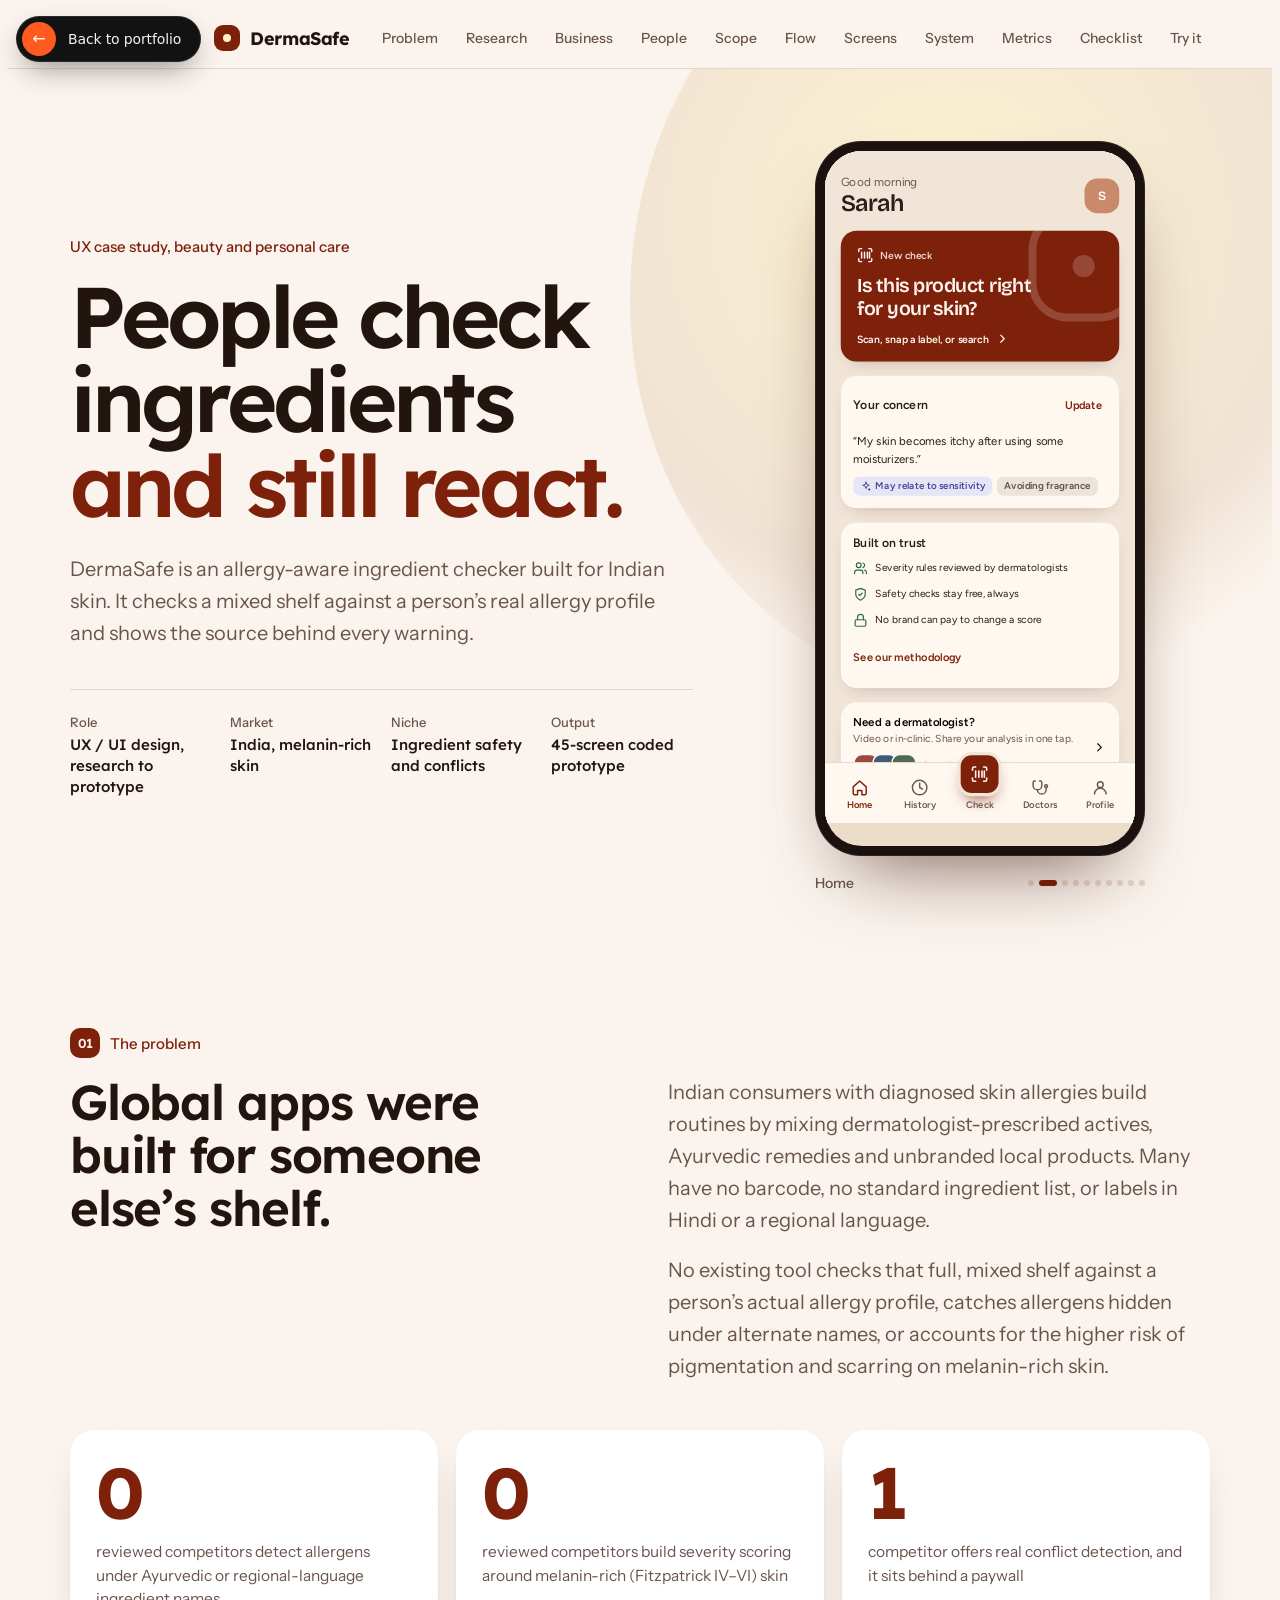
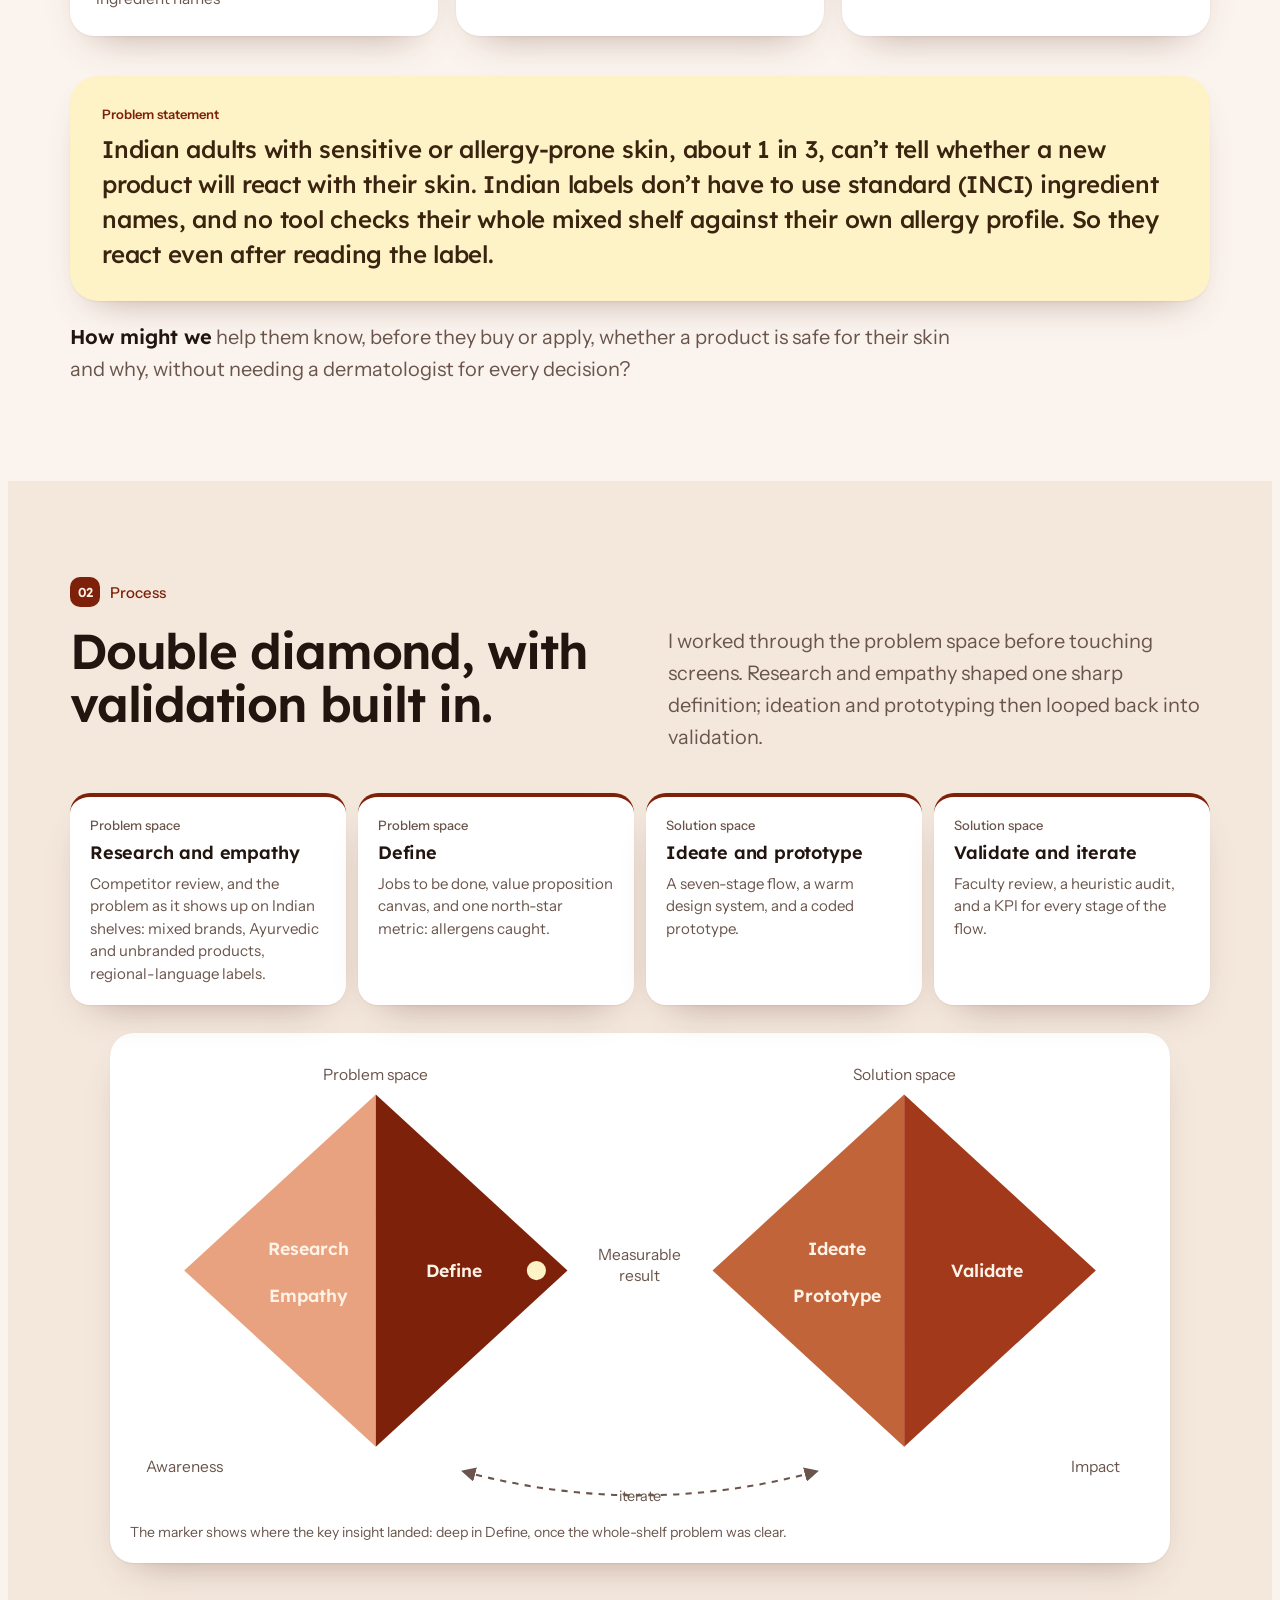
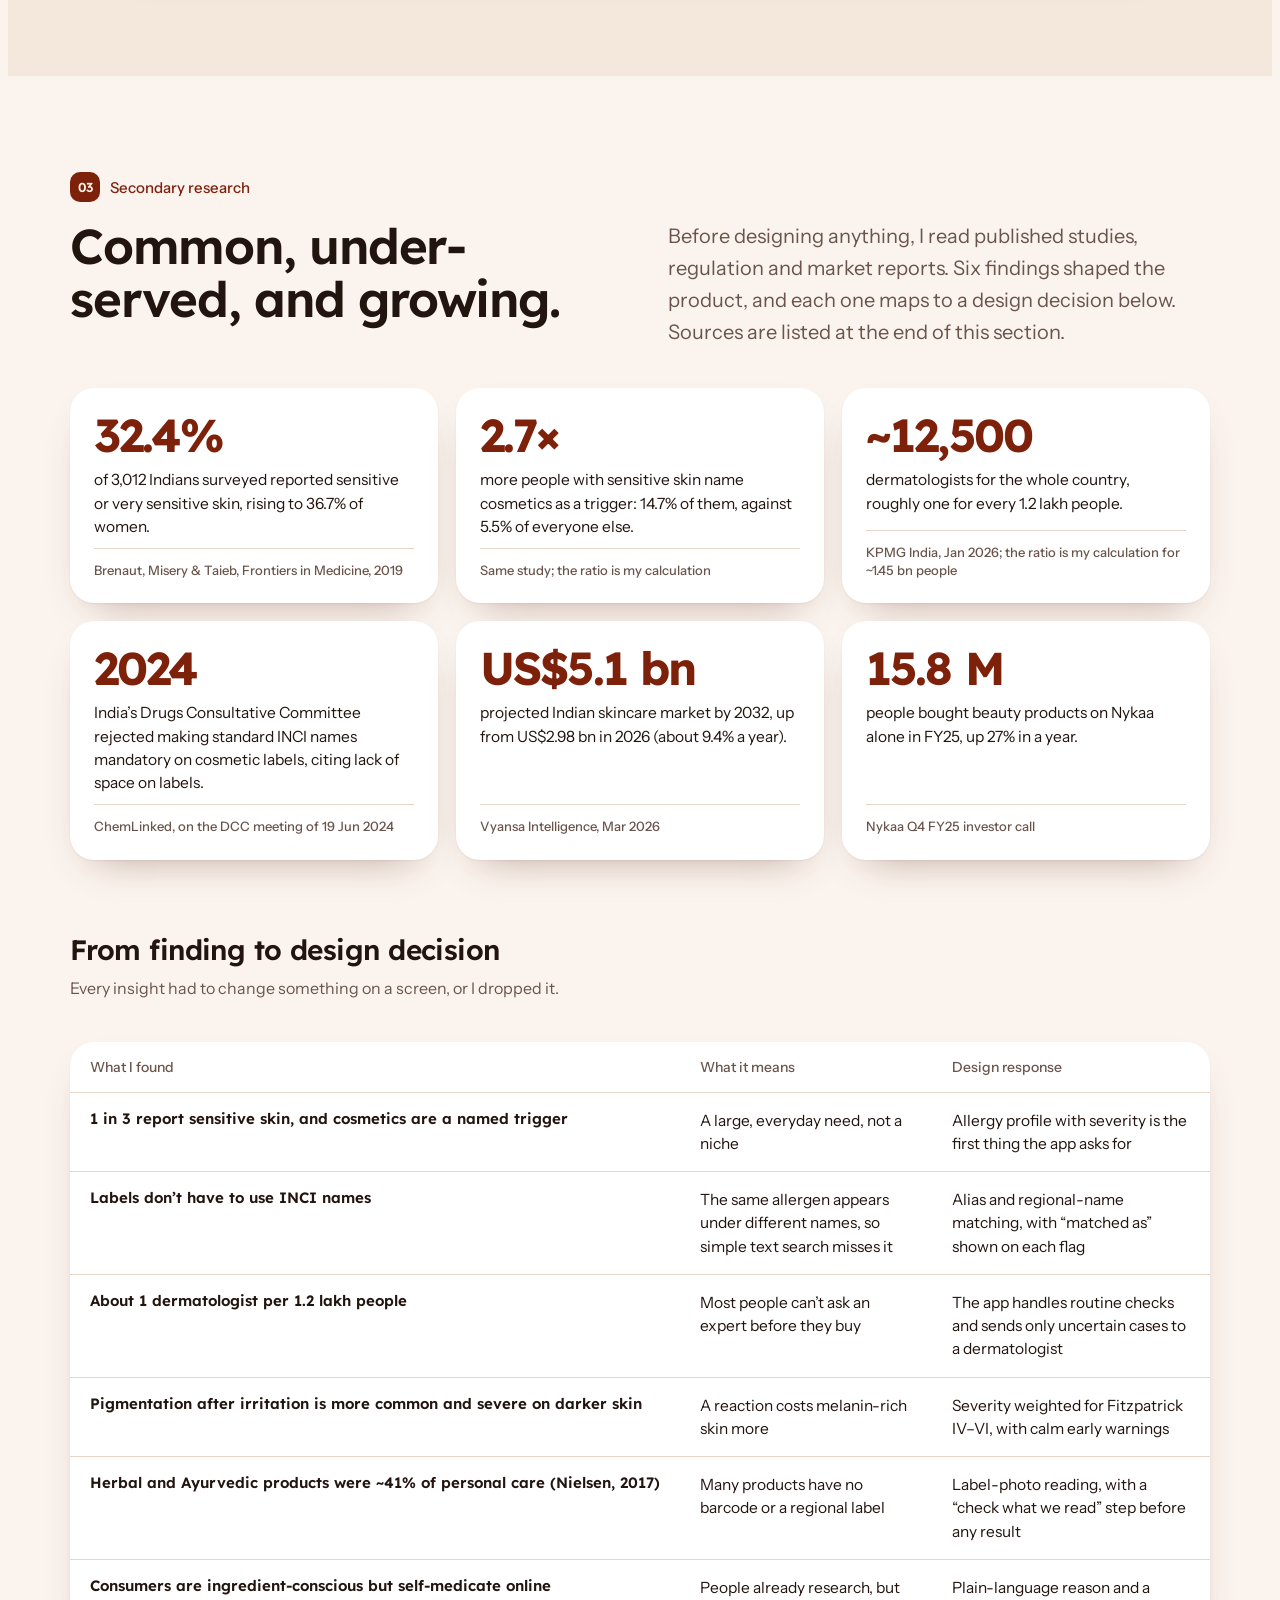
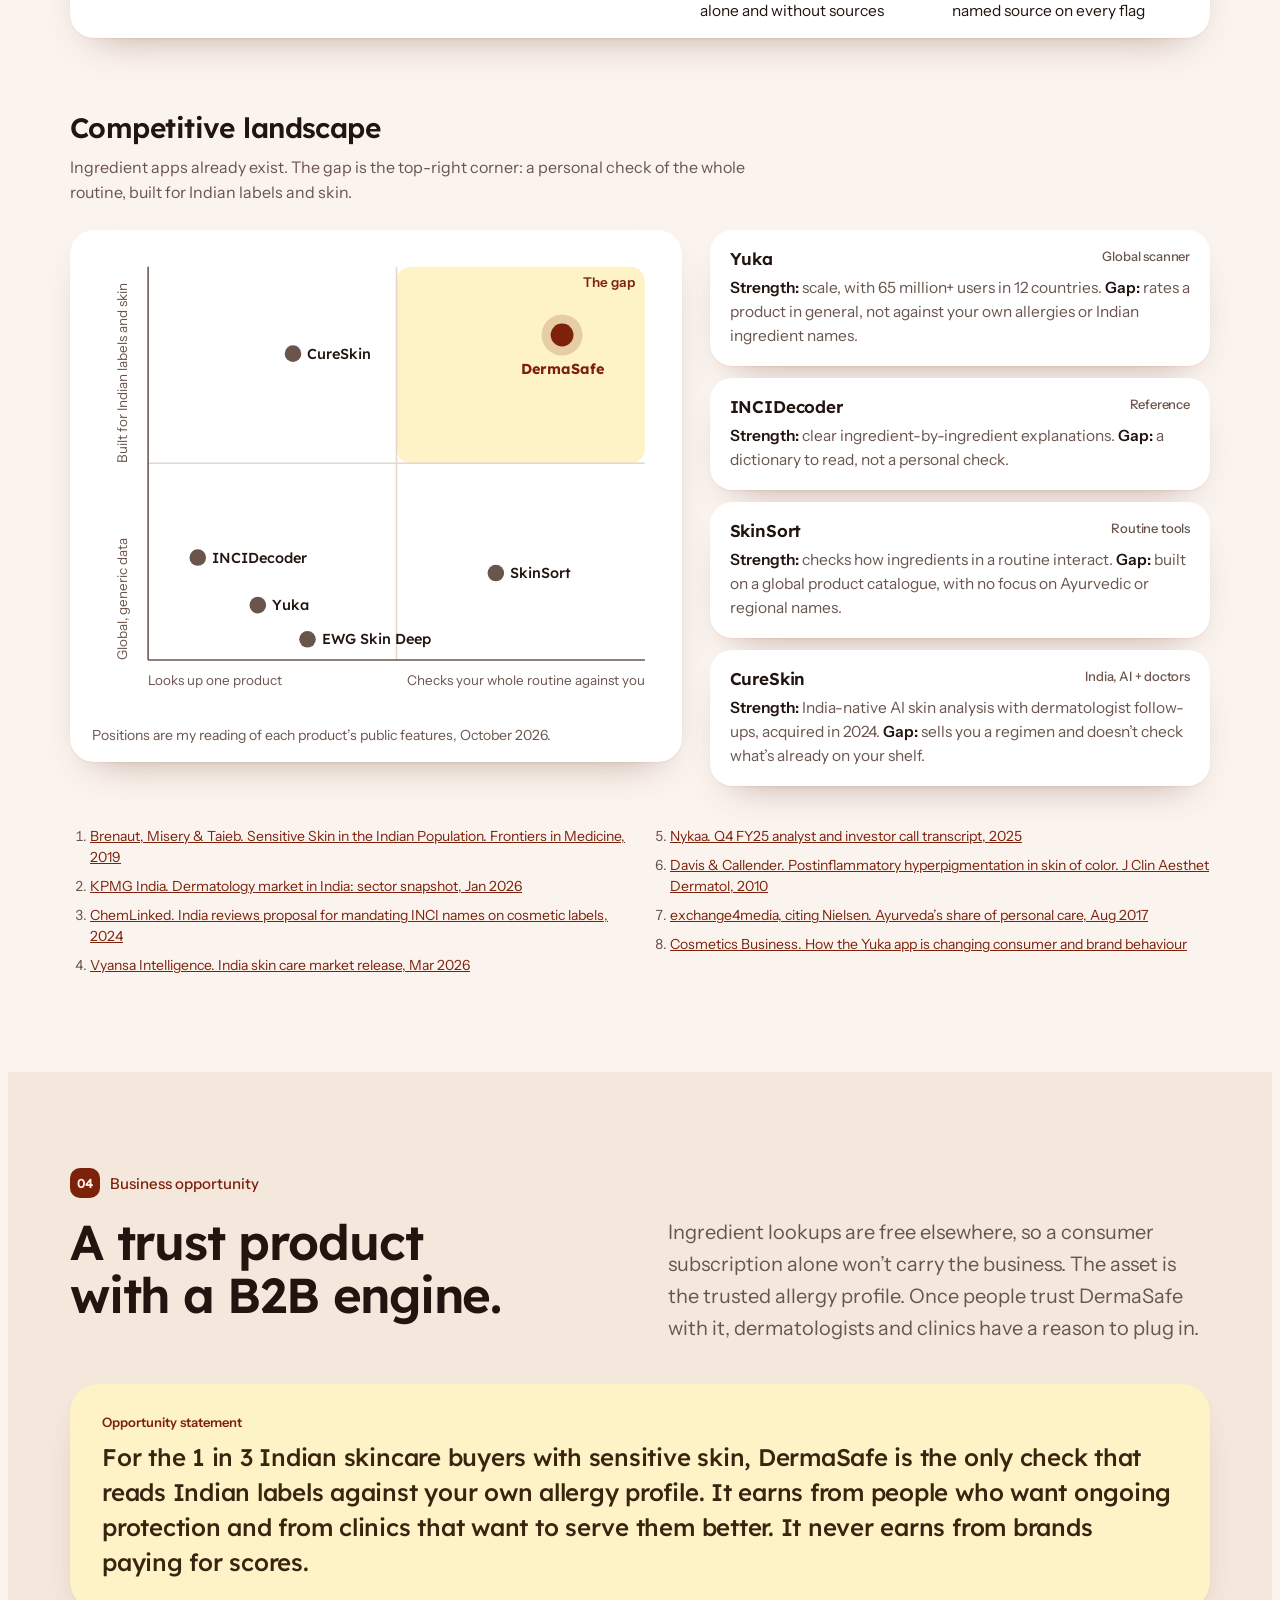
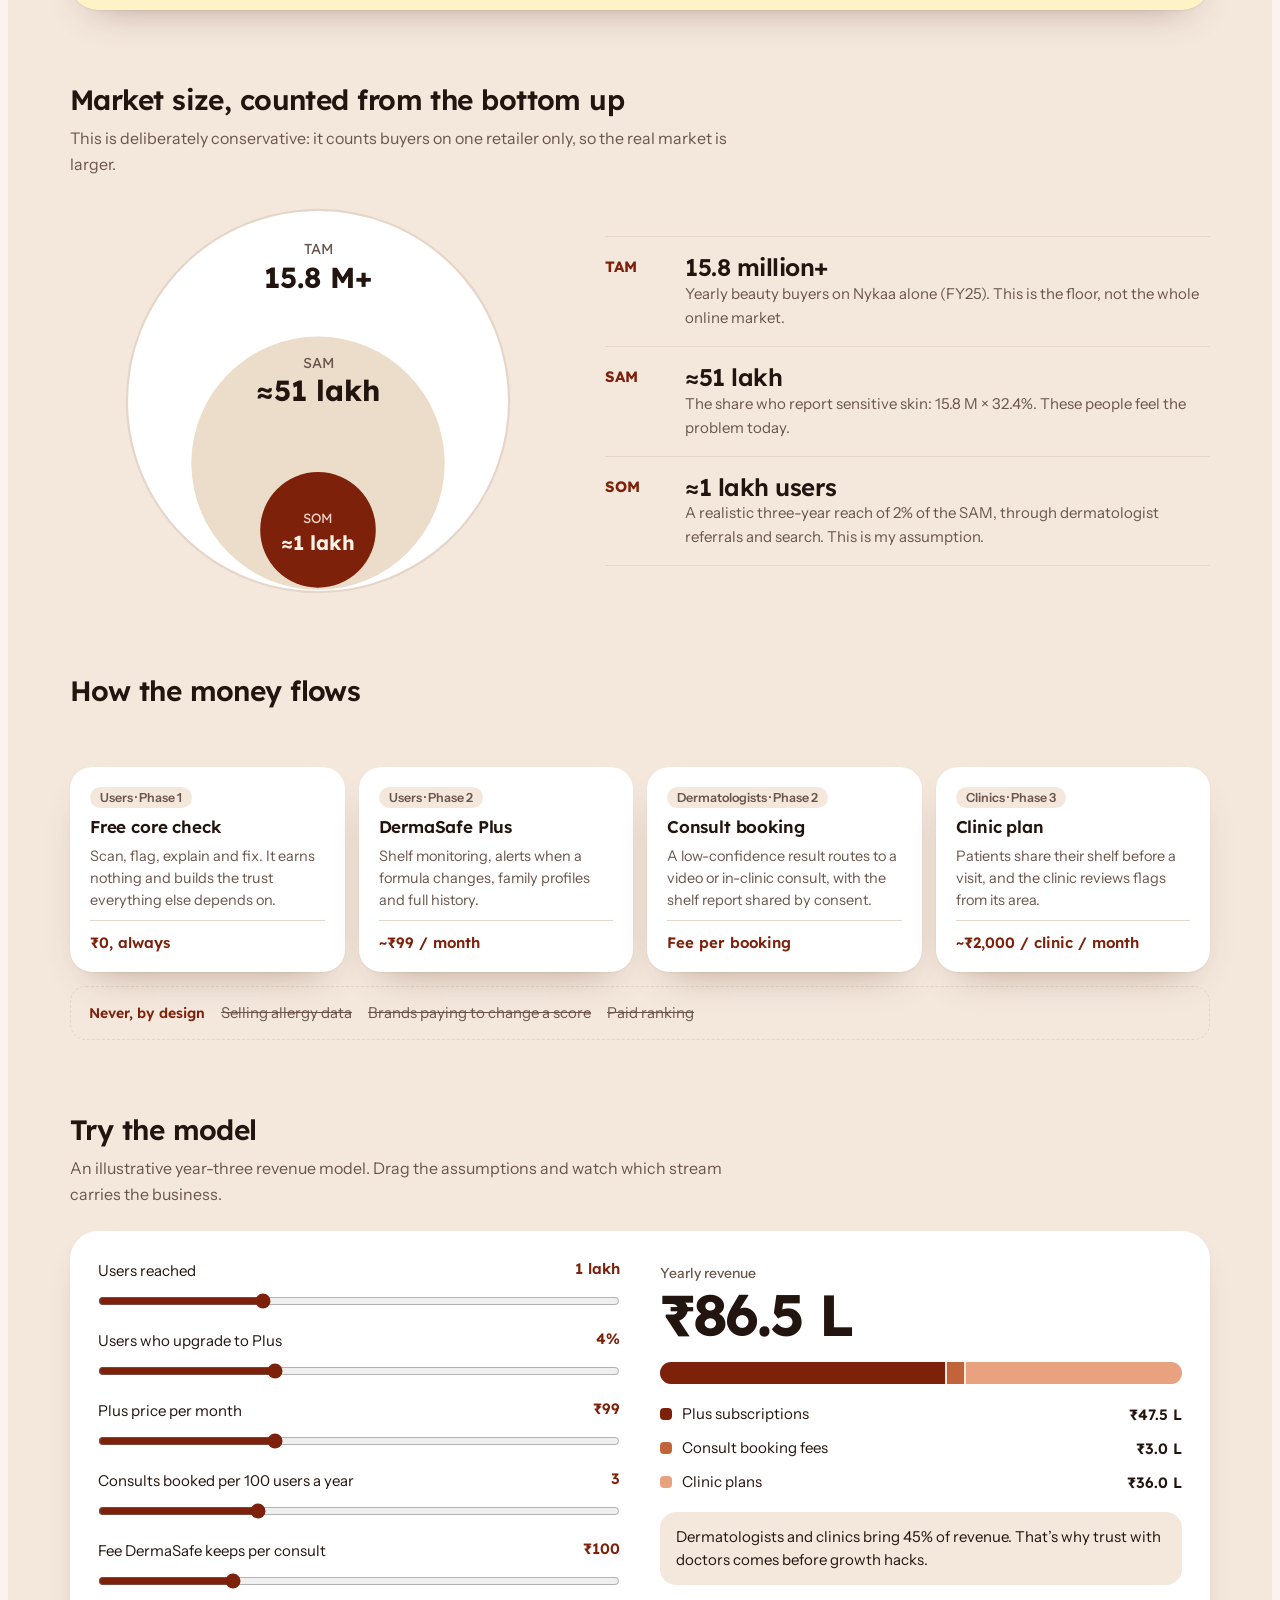
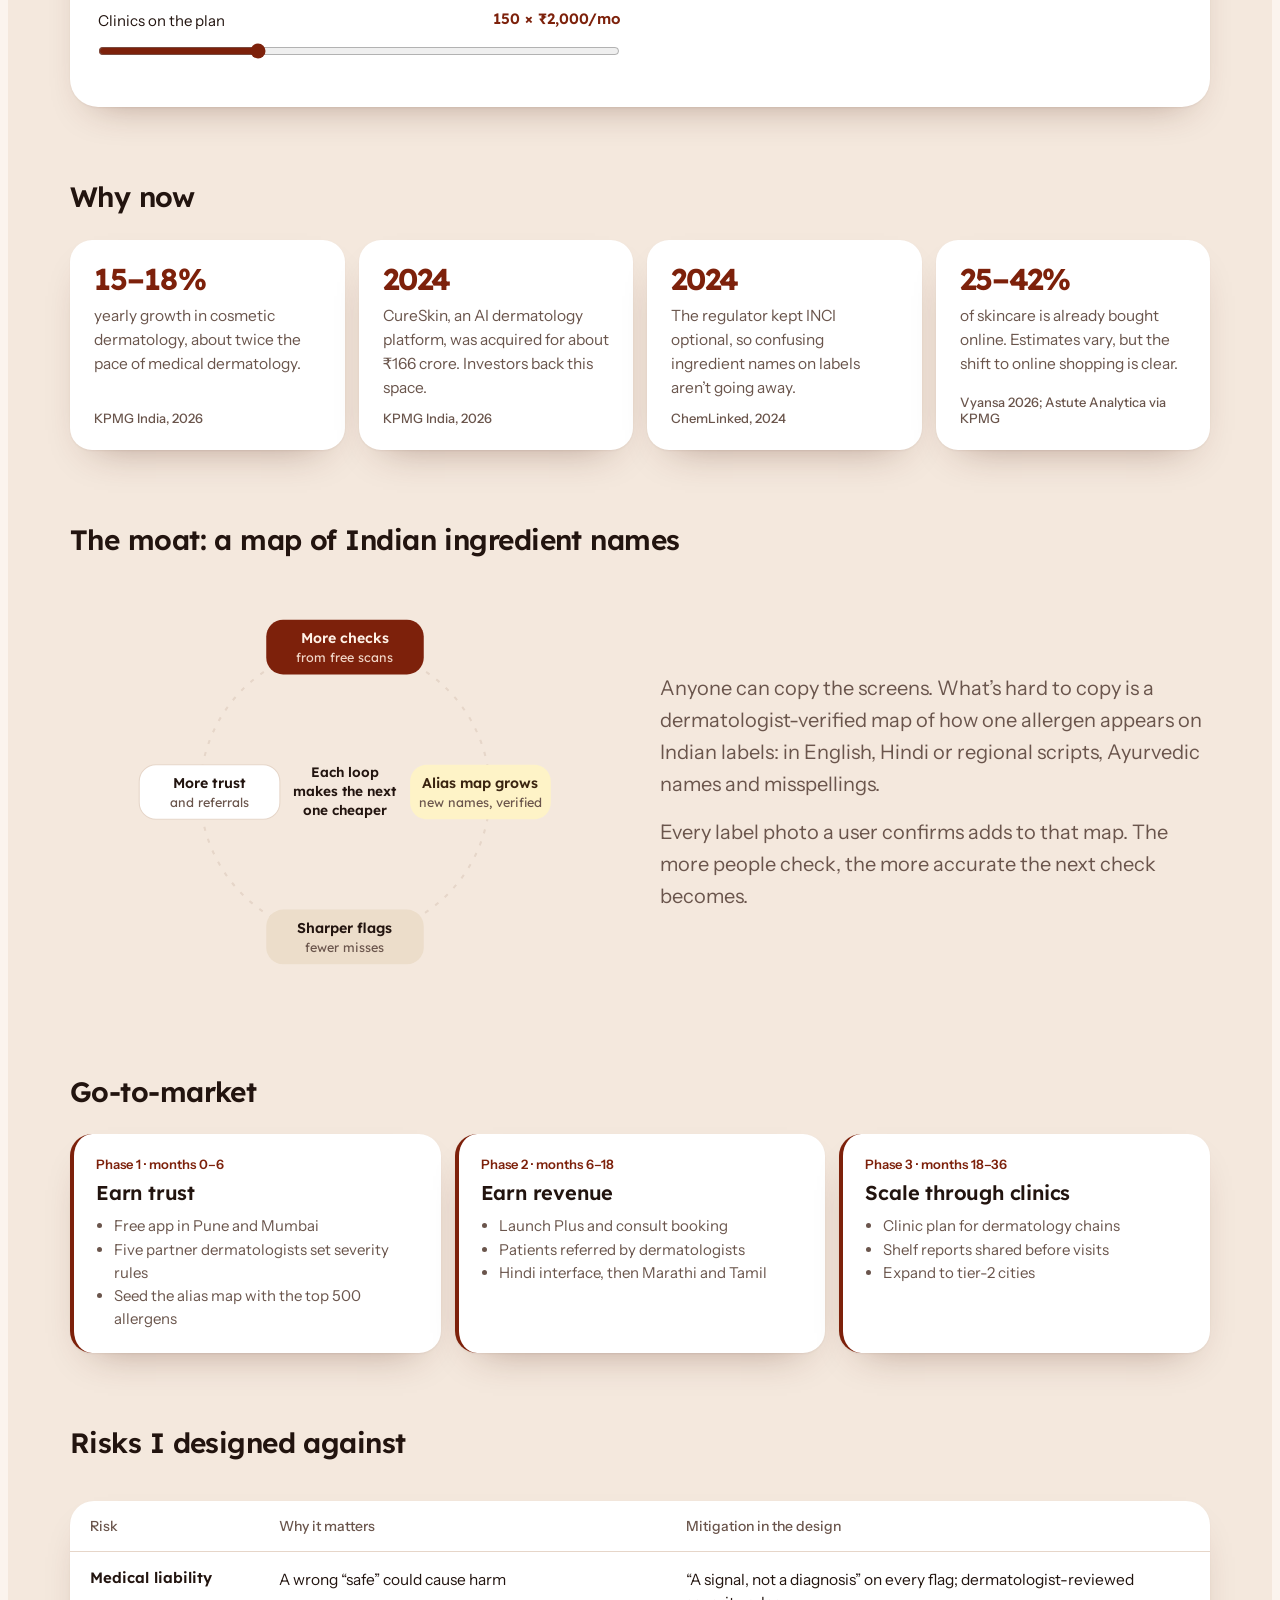
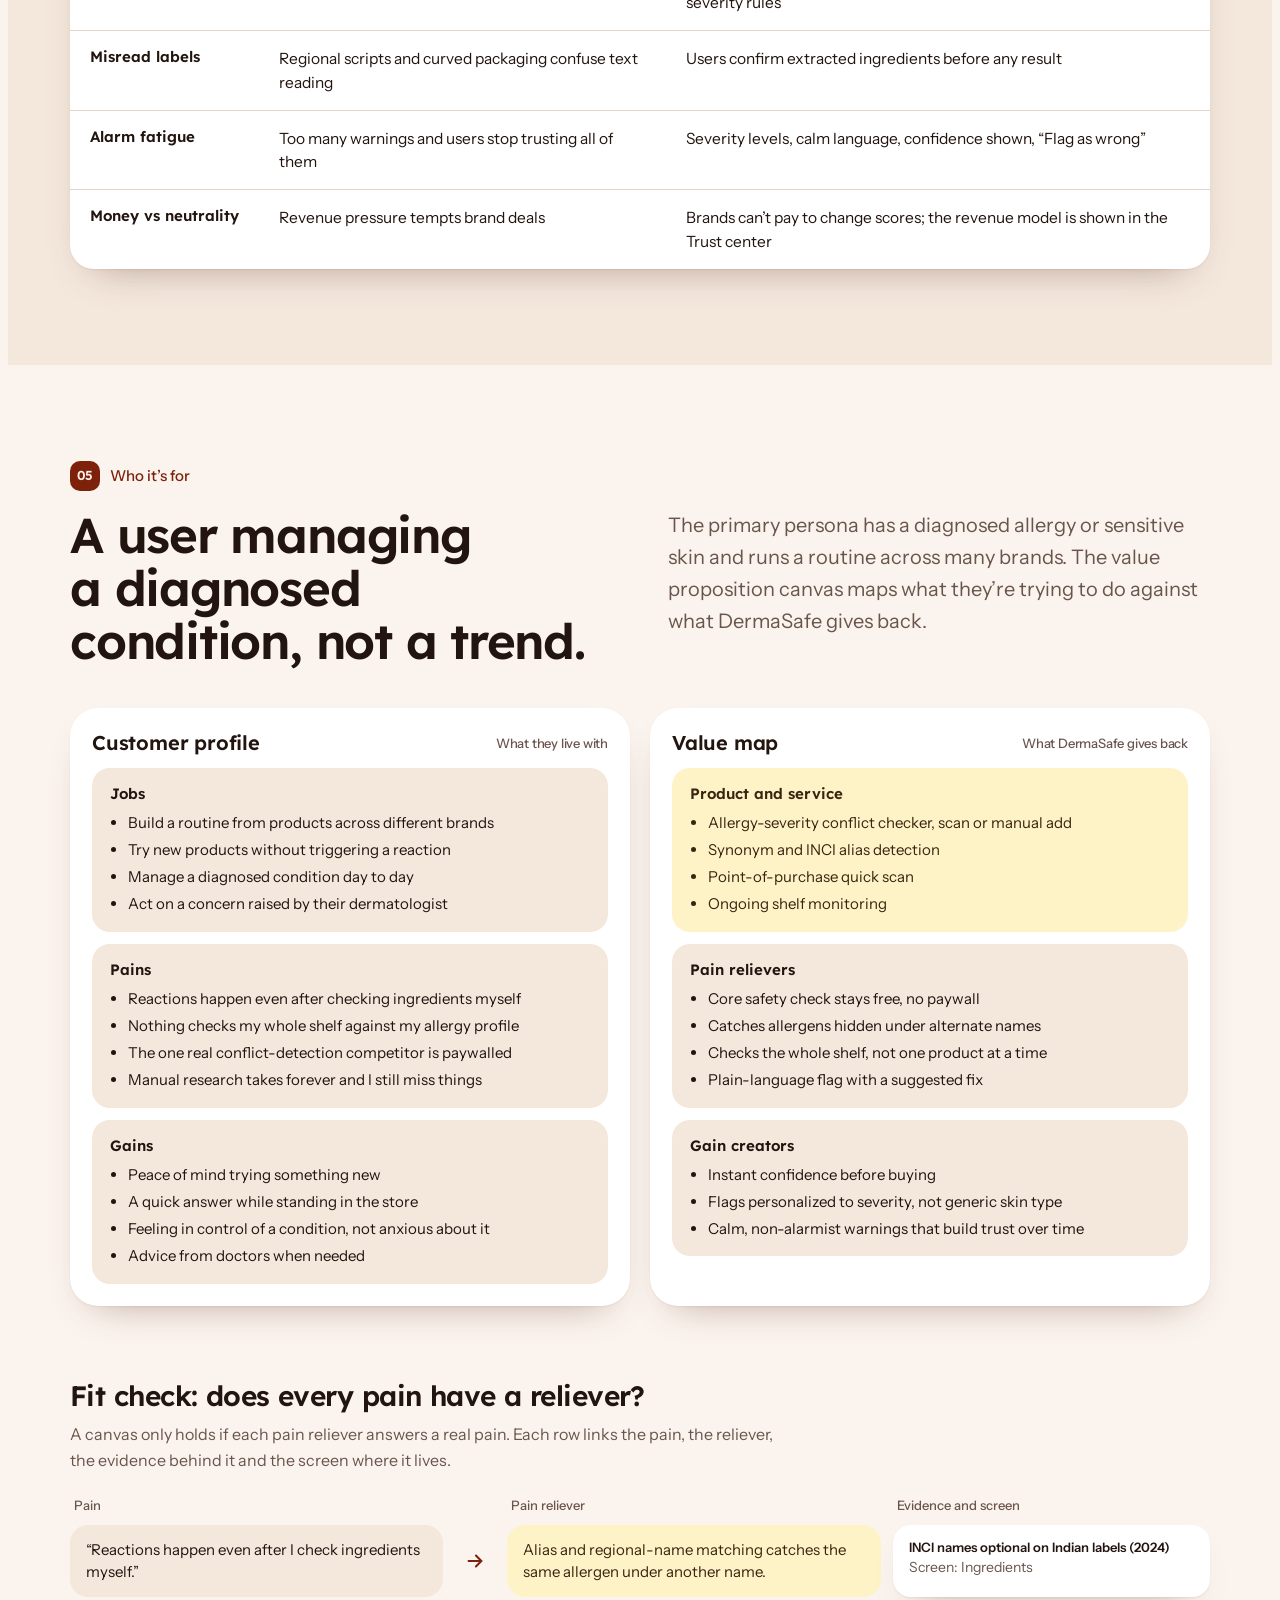
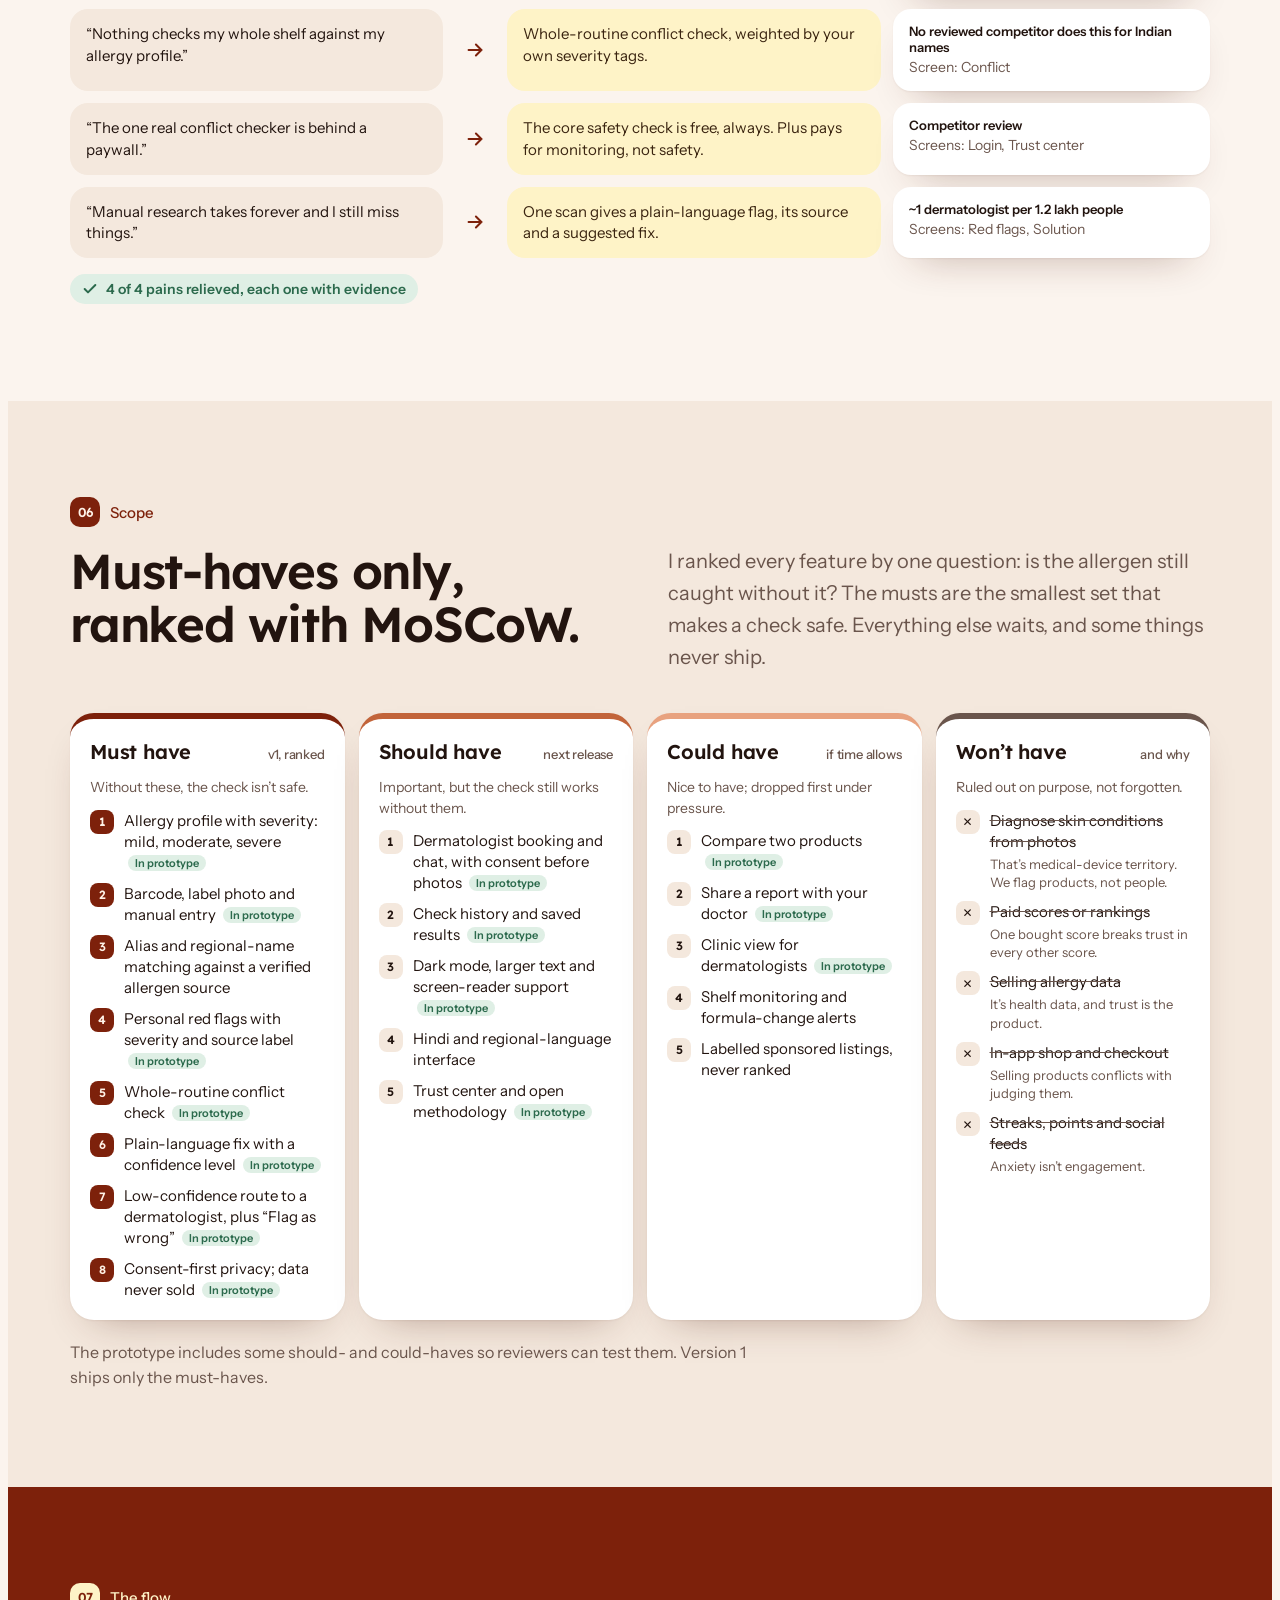
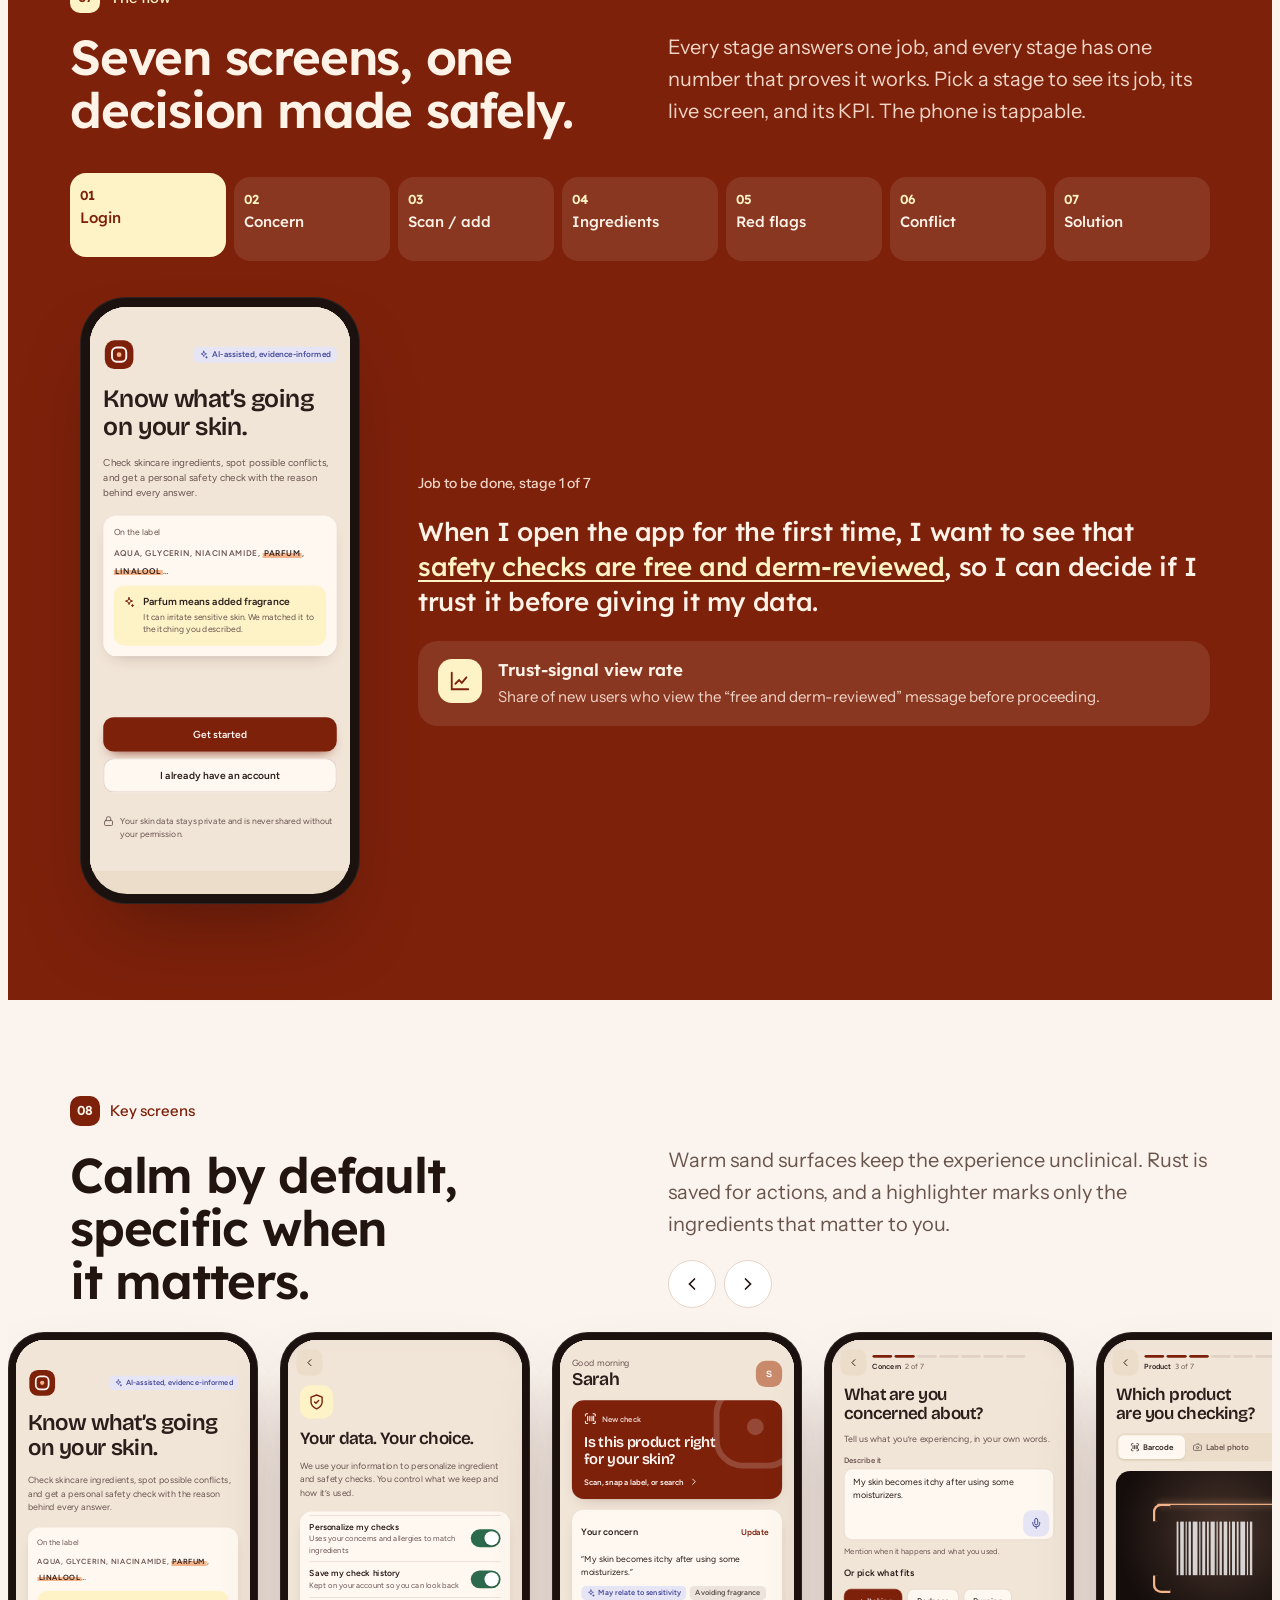
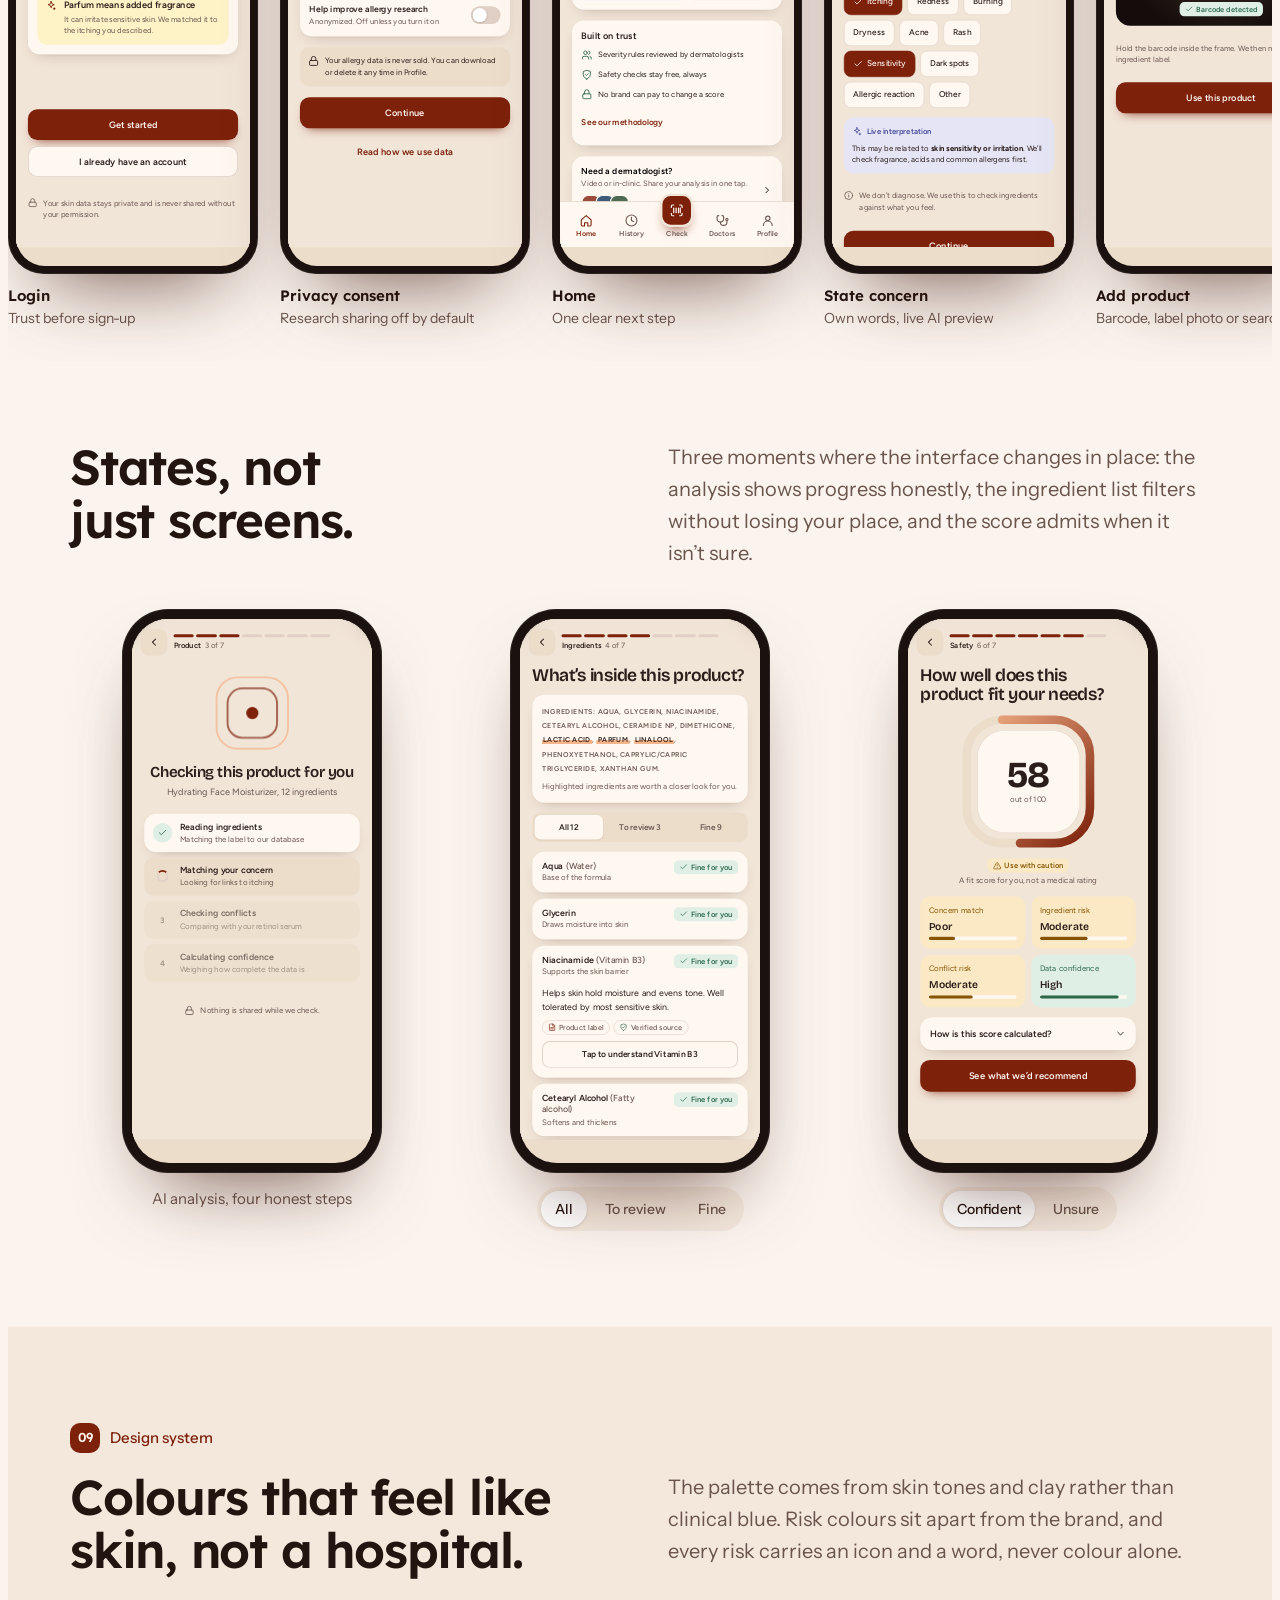
<file: index.html>
<!doctype html>
<html lang="en">
<head>
<meta charset="utf-8">
<meta name="viewport" content="width=device-width, initial-scale=1, viewport-fit=cover">
<meta name="description" content="DermaSafe: a UX case study for an allergy-aware skincare ingredient checker built for Indian skin.">
<title>DermaSafe Case Study</title>
<link rel="preconnect" href="https://fonts.googleapis.com">
<link rel="stylesheet" href="https://fonts.googleapis.com/css2?family=Lexend:wght@300;400;500;600;700&amp;family=Instrument+Sans:wght@400;500;600&amp;family=Bricolage+Grotesque:opsz,wght@12..96,600;12..96,700&amp;family=Figtree:wght@400;500;600&amp;display=swap">
<style>
/* Layout: long-form scroll story on DermaSafe's own palette. Every phone is a live screen from the coded prototype; one orchestrated hero, then problem, process, flow explorer, screens and decisions. */
:root{
  --f-d:"Lexend","Instrument Sans",system-ui,sans-serif;
  --f-b:"Instrument Sans",system-ui,-apple-system,"Segoe UI",sans-serif;
  --rust:#7D210B; --cream:#FFF2E7; --sand:#ECDDCA; --wax:#FEF3C7;
  --bg:#FBF4EE; --surf:#FFFFFF; --surf2:#F4E8DD; --ink:#22140F; --ink2:#6A554C; --line:#E6D6C9;
  --accent:var(--rust); --on-accent:#FFF2E7; --ok:#2C6A4D; --ok-bg:#DFEFE5; --warn:#875500; --warn-bg:#FBEBC6;
  --shadow:0 1px 2px rgba(80,30,15,.06),0 18px 40px -24px rgba(80,30,15,.45);
}
@media (prefers-color-scheme: dark){:root:not([data-theme="light"]){
  --bg:#150D0A; --surf:#1F1511; --surf2:#2A1D18; --ink:#F6E9DF; --ink2:#BFA89C; --line:#3B2A23;
  --accent:#F09A7A; --on-accent:#2A100A; --ok:#86CCA5; --ok-bg:#1B3226; --warn:#EDBD63; --warn-bg:#382A10;
  --shadow:0 1px 2px rgba(0,0,0,.3),0 18px 40px -24px rgba(0,0,0,.8); color-scheme:dark}}
:root[data-theme="dark"]{
  --bg:#150D0A; --surf:#1F1511; --surf2:#2A1D18; --ink:#F6E9DF; --ink2:#BFA89C; --line:#3B2A23;
  --accent:#F09A7A; --on-accent:#2A100A; --ok:#86CCA5; --ok-bg:#1B3226; --warn:#EDBD63; --warn-bg:#382A10;
  --shadow:0 1px 2px rgba(0,0,0,.3),0 18px 40px -24px rgba(0,0,0,.8); color-scheme:dark}

*{box-sizing:border-box}
html{scroll-behavior:smooth}
body{background:var(--bg);color:var(--ink);font-family:var(--f-b);font-size:17px;line-height:1.6;-webkit-font-smoothing:antialiased}
img{max-width:100%;display:block}
a{color:var(--accent)}
:focus-visible{outline:3px solid var(--accent);outline-offset:3px;border-radius:6px}
.wrap{max-width:1180px;margin:0 auto;padding-left:max(20px,env(safe-area-inset-left,0px));padding-right:max(20px,env(safe-area-inset-right,0px))}
section{padding-block:96px}
h1,h2,h3{font-family:var(--f-d);margin:0;letter-spacing:-.025em;text-wrap:balance;font-weight:600}
h2{font-size:clamp(32px,4.6vw,49px);line-height:1.08;max-width:18ch}
h3{font-size:20px;line-height:1.3;letter-spacing:-.01em}
p{margin:0}
.lede{font-size:clamp(18px,1.6vw,20px);line-height:1.6;color:var(--ink2);max-width:62ch}
.kicker{font:500 15px/1.3 var(--f-b);color:var(--accent);display:flex;gap:10px;align-items:center;margin-bottom:18px}
.kicker b{font:600 13px/1 var(--f-d);width:30px;height:30px;border-radius:10px;display:grid;place-items:center;background:var(--accent);color:var(--on-accent)}
.muted{color:var(--ink2)}
.num{font-variant-numeric:tabular-nums}

body::before{content:"";position:fixed;inset:0 0 auto;height:env(safe-area-inset-top,0px);z-index:10;background:var(--bg)}
.top{position:sticky;top:env(safe-area-inset-top,0px);z-index:9;background:color-mix(in srgb,var(--bg) 86%,transparent);backdrop-filter:blur(14px);-webkit-backdrop-filter:blur(14px);border-bottom:1px solid var(--line)}
.top .wrap{display:flex;align-items:center;gap:20px;min-height:60px;position:relative}
.brand{font:700 18px var(--f-d);letter-spacing:-.02em;color:var(--ink);text-decoration:none;display:flex;gap:10px;align-items:center;flex:none}
.brand i{width:26px;height:26px;border-radius:9px;background:var(--rust);display:grid;place-items:center}
.brand i::after{content:"";width:8px;height:8px;border-radius:50%;background:var(--wax)}
.nav{display:flex;gap:4px;overflow-x:auto;scrollbar-width:none;margin-left:auto}
.nav::-webkit-scrollbar{display:none}
.nav a{font:500 14px var(--f-b);color:var(--ink2);text-decoration:none;padding:8px 12px;border-radius:999px;white-space:nowrap}
.nav a.on{background:var(--surf2);color:var(--ink)}
.progress{position:absolute;left:0;bottom:-1px;height:2px;background:var(--accent);width:0;transition:width .1s linear}

.hero{padding-block:72px 96px;position:relative;overflow:hidden}
.hero .wrap{display:grid;grid-template-columns:minmax(0,1.15fr) minmax(0,.85fr);gap:56px;align-items:center}
.hero h1{font-size:clamp(46px,7vw,86px);line-height:.98;letter-spacing:-.045em}
.hero h1 span{display:block;color:var(--accent)}
.meta{display:grid;grid-template-columns:repeat(4,minmax(0,1fr));gap:18px;margin-top:40px;padding-top:24px;border-top:1px solid var(--line)}
.meta div{display:flex;flex-direction:column;gap:4px;min-width:0}
.meta small{font:500 13px var(--f-b);color:var(--ink2)}
.meta span{font:500 15px/1.4 var(--f-d)}
.blob{position:absolute;right:-12%;top:-18%;width:62vw;max-width:820px;aspect-ratio:1;border-radius:42% 58% 55% 45%/50% 45% 55% 50%;background:radial-gradient(circle at 40% 40%,var(--wax),var(--sand) 55%,transparent 72%);opacity:.75;z-index:-1;animation:morph 18s ease-in-out infinite}
@keyframes morph{50%{border-radius:58% 42% 45% 55%/45% 55% 45% 55%;transform:rotate(8deg)}}

/* phone with a live prototype screen inside */
.phone{position:relative;width:min(330px,100%);aspect-ratio:393/852;border-radius:46px;padding:10px;background:#1B110E;box-shadow:0 40px 80px -36px rgba(60,20,8,.7),inset 0 0 0 1px rgba(255,255,255,.08);margin:0 auto}
.phone .scr{position:relative;width:100%;height:100%;border-radius:37px;overflow:hidden;background:var(--sand)}
.phone iframe{position:absolute;left:0;top:0;width:393px;height:852px;border:0;transform-origin:0 0;background:var(--sand)}
.phone.still iframe{pointer-events:none}
.hint{font:500 13px var(--f-b);color:var(--ink2);text-align:center;margin-top:12px}
.cap{display:flex;justify-content:space-between;align-items:center;gap:12px;margin:18px auto 0;width:min(330px,100%);font:500 14px var(--f-b);color:var(--ink2)}
.dots{display:flex;gap:5px}
.dots i{width:6px;height:6px;border-radius:3px;background:var(--line);transition:width .3s,background .3s}
.dots i.on{width:18px;background:var(--accent)}

.split{display:grid;grid-template-columns:minmax(0,1fr) minmax(0,1fr);gap:56px;align-items:start}
.stats{display:grid;grid-template-columns:repeat(3,minmax(0,1fr));gap:18px;margin-top:48px}
.stat{background:var(--surf);border-radius:24px;padding:26px;box-shadow:var(--shadow);display:flex;flex-direction:column;gap:12px}
.stat b{font:700 72px/1 var(--f-d);letter-spacing:-.05em;color:var(--accent)}
.stat p{font-size:15.5px;line-height:1.5;color:var(--ink2)}
.card{background:var(--surf);border-radius:24px;padding:26px;box-shadow:var(--shadow)}
.band{background:var(--rust);color:#FFF2E7}
.band .lede{color:#F1D6C7}
.band .kicker{color:#FEF3C7}
.band .kicker b{background:#FEF3C7;color:var(--rust)}
.figure{border-radius:24px;overflow:hidden;background:var(--surf);box-shadow:var(--shadow)}
figcaption{font-size:14px;color:var(--ink2);margin-top:12px}

.diamond{display:grid;grid-template-columns:repeat(4,minmax(0,1fr));gap:12px;margin-top:40px}
.phase{background:var(--surf);border-radius:20px;padding:20px;box-shadow:var(--shadow);display:flex;flex-direction:column;gap:8px;border-top:4px solid var(--accent)}
.phase small{font:500 13px var(--f-b);color:var(--ink2)}
.phase h3{font-size:18px}
.phase p{font-size:15px;line-height:1.5;color:var(--ink2)}

.vpc{display:grid;grid-template-columns:minmax(0,1fr) minmax(0,1fr);gap:20px;margin-top:40px}
.vpc-side{background:var(--surf);border-radius:28px;padding:22px;box-shadow:var(--shadow);display:flex;flex-direction:column;gap:12px}
.vpc-side>h3{display:flex;justify-content:space-between;align-items:center;gap:12px}
.vpc-side>h3 small{font:500 13px var(--f-b);color:var(--ink2)}
.vbox{border-radius:18px;padding:16px 18px;background:var(--surf2)}
.vbox h4{margin:0 0 8px;font:600 15px var(--f-d)}
.vbox ul{margin:0;padding-left:18px;font-size:15px;line-height:1.55}
.vbox li+li{margin-top:4px}
.vbox.hot{background:var(--wax);color:#3A2410}

.flow{display:grid;grid-template-columns:repeat(7,minmax(0,1fr));gap:8px;margin-top:40px}
.flow button{border:0;background:rgba(255,242,231,.1);border-radius:16px;padding:14px 10px;cursor:pointer;text-align:left;font:inherit;color:#FFF2E7;display:flex;flex-direction:column;gap:6px;min-height:84px;transition:transform .2s,background .2s}
.flow button small{font:600 13px var(--f-d);color:#FEF3C7}
.flow button span{font:500 15px/1.25 var(--f-d)}
.flow button[aria-selected="true"]{background:#FEF3C7;color:var(--rust);transform:translateY(-4px)}
.flow button[aria-selected="true"] small{color:var(--rust)}
.stage{display:grid;grid-template-columns:minmax(0,300px) minmax(0,1fr);gap:48px;margin-top:36px;align-items:center}
.stage .phone{width:min(280px,100%)}
.stage-copy{display:flex;flex-direction:column;gap:22px}
.jtbd{font:500 clamp(20px,2.2vw,26px)/1.35 var(--f-d);letter-spacing:-.015em}
.jtbd em{font-style:normal;color:#FEF3C7;text-decoration:underline;text-decoration-thickness:2px;text-underline-offset:4px}
.kpi{display:grid;grid-template-columns:auto minmax(0,1fr);gap:16px;align-items:start;background:rgba(255,242,231,.1);border-radius:20px;padding:18px 20px}
.kpi .ic{width:44px;height:44px;border-radius:14px;background:var(--wax);color:var(--rust);display:grid;place-items:center}
.kpi b{font:600 17px/1.3 var(--f-d);display:block;margin-bottom:4px;color:#FFF2E7}
.kpi p{font-size:15px;color:#F1D6C7;line-height:1.5}
.north{display:inline-flex;gap:6px;align-items:center;font:600 13px var(--f-b);color:var(--ok);background:var(--ok-bg);padding:4px 10px;border-radius:999px;margin-top:8px}
.fade-swap{animation:swap .45s cubic-bezier(.2,.8,.2,1)}
@keyframes swap{from{opacity:0;transform:translateY(10px)}}

.rail{display:flex;gap:22px;overflow-x:auto;scroll-snap-type:x mandatory;padding:24px max(20px,calc((100vw - 1180px)/2 + 20px)) 32px;scrollbar-width:thin}
.rail figure{flex:none;width:250px;margin:0;scroll-snap-align:start}
.rail .phone{width:250px;border-radius:36px;padding:8px}
.rail .phone .scr{border-radius:29px}
.rail figcaption b{display:block;font:600 15px var(--f-d);color:var(--ink);margin-bottom:2px}
.rail-ctl{display:flex;gap:8px}
.rail-ctl button{width:48px;height:48px;border-radius:50%;border:1.5px solid var(--line);background:var(--surf);color:var(--ink);cursor:pointer;display:grid;place-items:center}

.states{display:grid;grid-template-columns:repeat(3,minmax(0,1fr));gap:24px;margin-top:40px}
.state-card{display:flex;flex-direction:column;gap:14px}
.state-card .phone{width:min(260px,100%)}
.seg{display:flex;gap:4px;background:var(--surf2);border-radius:999px;padding:4px;width:fit-content;margin:0 auto}
.seg button{border:0;background:none;border-radius:999px;min-height:36px;padding:0 14px;font:500 14px var(--f-b);color:var(--ink2);cursor:pointer}
.seg button[aria-pressed="true"]{background:var(--surf);color:var(--ink);box-shadow:0 1px 3px rgba(0,0,0,.12)}

.swatches{display:grid;grid-template-columns:repeat(4,minmax(0,1fr));gap:14px;margin-top:32px}
.sw{border-radius:22px;overflow:hidden;box-shadow:var(--shadow);background:var(--surf)}
.sw i{display:block;height:130px}
.sw div{padding:14px 16px;display:flex;flex-direction:column;gap:2px}
.sw b{font:600 15px var(--f-d)}
.sw span{font-size:14px;color:var(--ink2)}
.scale{margin-top:40px;display:flex;flex-direction:column;border-top:1px solid var(--line)}
.scale div{display:grid;grid-template-columns:150px minmax(0,1fr);gap:20px;align-items:baseline;padding:12px 0;border-bottom:1px solid var(--line);overflow:hidden}
.scale small{font:500 13px var(--f-b);color:var(--ink2)}
.scale span{white-space:nowrap;overflow:hidden;text-overflow:ellipsis}
.chips{display:flex;flex-wrap:wrap;gap:10px;margin-top:28px}
.chips span{display:inline-flex;align-items:center;gap:6px;padding:6px 12px;border-radius:9px;font:600 14px "Figtree",sans-serif}

.grid3{display:grid;grid-template-columns:repeat(3,minmax(0,1fr));gap:18px;margin-top:40px}
.grid2{display:grid;grid-template-columns:repeat(2,minmax(0,1fr));gap:18px;margin-top:40px}
.tcard{background:var(--surf);border-radius:22px;padding:24px;box-shadow:var(--shadow);display:flex;flex-direction:column;gap:10px}
.tcard .ic{width:44px;height:44px;border-radius:14px;background:var(--wax);color:var(--rust);display:grid;place-items:center}
.tcard p{font-size:15.5px;color:var(--ink2);line-height:1.55}
.check{list-style:none;padding:0;margin:14px 0 0;display:flex;flex-direction:column;gap:10px}
.check li{display:flex;gap:12px;align-items:flex-start;font-size:16px;line-height:1.45}
.check li::before{content:"";flex:none;width:22px;height:22px;border-radius:7px;margin-top:1px;background:var(--ok-bg) url("data:image/svg+xml,%3Csvg xmlns='http://www.w3.org/2000/svg' viewBox='0 0 24 24' fill='none' stroke='%232C6A4D' stroke-width='3' stroke-linecap='round' stroke-linejoin='round'%3E%3Cpath d='M20 6 9 17l-5-5'/%3E%3C/svg%3E") center/14px no-repeat}

.tbl-wrap{overflow-x:auto;margin-top:40px;border-radius:24px;box-shadow:var(--shadow);background:var(--surf)}
table{width:100%;border-collapse:collapse;min-width:680px}
th,td{text-align:left;padding:16px 20px;border-top:1px solid var(--line);vertical-align:top;font-size:15.5px;line-height:1.5}
thead th{border-top:0;font:500 14px var(--f-b);color:var(--ink2)}
td:first-child{font:600 15px var(--f-d);white-space:nowrap}
tr.star td{background:var(--wax);color:#3A2410}
tr.star td:first-child{color:var(--rust)}

.iter{display:grid;grid-template-columns:repeat(2,minmax(0,1fr));gap:18px;margin-top:40px}
.iter .tcard h3{display:flex;gap:10px;align-items:center;flex-wrap:wrap}
.tag{font:600 12.5px var(--f-b);padding:4px 10px;border-radius:999px;background:var(--ok-bg);color:var(--ok);white-space:nowrap}
.navdemo{display:flex;flex-direction:column;gap:10px;margin-top:6px}
.bar{display:flex;align-items:center;border-radius:999px}
.bar i{display:block}
.bar.old{height:76px;justify-content:space-around;background:linear-gradient(90deg,#D9A894,#EBBB9F)}
.bar.old i{width:58px;height:58px;border-radius:50%;background:rgba(255,255,255,.45)}
.bar.old i.a{background:var(--rust)}
.bar.new{height:58px;justify-content:space-around;background:var(--surf2);border-radius:16px}
.bar.new i{font:600 12px var(--f-b);font-style:normal;color:var(--ink2);display:flex;flex-direction:column;align-items:center;gap:3px}
.bar.new i::before{content:"";width:20px;height:20px;border-radius:6px;border:2px solid currentColor}
.bar.new i.a{color:var(--accent)}

.tryit{display:grid;grid-template-columns:minmax(0,1fr) minmax(0,400px);gap:56px;align-items:center}
.tryit .phone{width:min(360px,100%)}
.btn{display:inline-flex;align-items:center;gap:8px;min-height:52px;padding:0 22px;border-radius:999px;font:600 16px var(--f-b);text-decoration:none;cursor:pointer;border:0}
.btn.p{background:#FEF3C7;color:var(--rust)}
.btn.s{background:transparent;color:#FFF2E7;box-shadow:inset 0 0 0 1.5px rgba(255,242,231,.5)}
.btn.o{background:var(--accent);color:var(--on-accent)}
.contact{display:flex;flex-wrap:wrap;gap:12px;margin-top:32px}
.copy{font:500 15px var(--f-b);color:#F1D6C7;display:flex;gap:10px;align-items:center;flex-wrap:wrap}
.copy button{border:0;background:rgba(255,242,231,.12);color:#FFF2E7;border-radius:999px;padding:6px 12px;font:500 13px var(--f-b);cursor:pointer}

.rv.pre{opacity:0;transform:translateY(24px)}
.rv{transition:opacity .7s cubic-bezier(.2,.8,.2,1),transform .7s cubic-bezier(.2,.8,.2,1)}
@media (prefers-reduced-motion: reduce){*,*::before{animation:none!important;transition:none!important}.rv.pre{opacity:1;transform:none}html{scroll-behavior:auto}}

/* research, opportunity, fit, MoSCoW, rubric */
.h3x{font-size:clamp(22px,2.4vw,28px);letter-spacing:-.02em;margin-top:72px}
.sub{font-size:16px;color:var(--ink2);margin-top:8px;max-width:64ch}
.rstats{display:grid;grid-template-columns:repeat(3,minmax(0,1fr));gap:18px;margin-top:40px}
.rstat{background:var(--surf);border-radius:24px;padding:24px;box-shadow:var(--shadow);display:flex;flex-direction:column;gap:10px}
.rstat b{font:700 46px/1 var(--f-d);letter-spacing:-.04em;color:var(--accent)}
.rstat p{font-size:15.5px;line-height:1.5}
.rstat cite{font:500 13px/1.4 var(--f-b);color:var(--ink2);font-style:normal;margin-top:auto;padding-top:12px;border-top:1px solid var(--line)}
.quad-wrap{display:grid;grid-template-columns:minmax(0,1.1fr) minmax(0,.9fr);gap:28px;margin-top:24px;align-items:start}
.quad{background:var(--surf);border-radius:24px;box-shadow:var(--shadow);padding:16px}
.comp{display:grid;gap:12px}
.comp .tcard{padding:18px 20px;gap:6px}
.comp .tcard h3{font-size:17px;display:flex;justify-content:space-between;gap:10px}
.comp .tcard h3 small{font:500 13px var(--f-b);color:var(--ink2)}
.comp .tcard p b{color:var(--ink);font-weight:600}
.sources{margin:40px 0 0;font-size:14px;line-height:1.5;color:var(--ink2);padding-left:20px;columns:2;column-gap:40px}
.sources li{margin-bottom:8px;break-inside:avoid}
.opp{background:var(--wax);color:#3A2410;border-radius:28px;padding:30px 32px;font:500 clamp(19px,2vw,24px)/1.45 var(--f-d);letter-spacing:-.01em;margin-top:40px;box-shadow:var(--shadow)}
.opp small{display:block;font:600 13px var(--f-b);color:var(--rust);margin-bottom:10px;letter-spacing:0}
.hmw{margin-top:20px;font-size:clamp(18px,1.6vw,20px);color:var(--ink2);max-width:70ch}
.hmw b{color:var(--ink);font-family:var(--f-d);font-weight:600}
.sizing{display:grid;grid-template-columns:minmax(0,.9fr) minmax(0,1.1fr);gap:40px;align-items:center;margin-top:24px}
.tier{display:grid;grid-template-columns:64px minmax(0,1fr);gap:16px;padding:16px 0;border-bottom:1px solid var(--line)}
.tier:first-child{border-top:1px solid var(--line)}
.tier>b{font:700 15px var(--f-d);color:var(--accent);padding-top:4px}
.tier strong{display:block;font:600 24px/1.2 var(--f-d);letter-spacing:-.02em}
.tier p{font-size:15px;color:var(--ink2)}
.streams{display:grid;grid-template-columns:repeat(4,minmax(0,1fr));gap:14px;margin-top:24px}
.stream{background:var(--surf);border-radius:22px;padding:20px;box-shadow:var(--shadow);display:flex;flex-direction:column;gap:8px}
.stream .who{font:600 12.5px var(--f-b);background:var(--surf2);border-radius:999px;padding:3px 10px;width:fit-content;color:var(--ink2)}
.stream h3{font-size:17px}
.stream p{font-size:14.5px;color:var(--ink2);line-height:1.5}
.stream .price{margin-top:auto;font:600 15px var(--f-d);color:var(--accent);padding-top:12px;border-top:1px solid var(--line)}
.never{display:flex;flex-wrap:wrap;gap:8px 16px;align-items:center;margin-top:14px;padding:14px 18px;border-radius:16px;border:1.5px dashed var(--line);font-size:15px}
.never b{font:600 14px var(--f-d);color:var(--accent)}
.never span{text-decoration:line-through;color:var(--ink2)}
.est{display:grid;grid-template-columns:minmax(0,1fr) minmax(0,1fr);gap:40px;margin-top:24px;background:var(--surf);border-radius:28px;padding:28px;box-shadow:var(--shadow)}
.rg{display:flex;flex-direction:column;gap:4px;margin-bottom:14px}
.rg label{display:flex;justify-content:space-between;font-size:15px;gap:12px}
.rg output{font:600 15px var(--f-d);color:var(--accent);white-space:nowrap}
.rg input{width:100%;accent-color:var(--rust);min-height:28px;margin:0}
.est-out{display:flex;flex-direction:column;gap:18px}
.est-out small{font:500 14px var(--f-b);color:var(--ink2)}
.est-total{font:700 clamp(42px,5vw,58px)/1 var(--f-d);letter-spacing:-.04em}
.sbar{display:flex;height:22px;border-radius:999px;overflow:hidden;background:var(--surf2);gap:2px}
.sbar i{display:block;transition:width .4s cubic-bezier(.2,.8,.2,1)}
.legend{display:flex;flex-direction:column;gap:10px;font-size:15px}
.legend div{display:grid;grid-template-columns:12px minmax(0,1fr) auto;gap:10px;align-items:center}
.legend i{width:12px;height:12px;border-radius:4px}
.legend b{font:600 15px var(--f-d)}
.est-note{font-size:15px;line-height:1.5;background:var(--surf2);border-radius:16px;padding:14px 16px}
.why{display:grid;grid-template-columns:repeat(4,minmax(0,1fr));gap:14px;margin-top:24px}
.why .tcard b{font:700 30px/1 var(--f-d);letter-spacing:-.03em;color:var(--accent)}
.why .tcard cite{font:500 13px var(--f-b);color:var(--ink2);font-style:normal;margin-top:auto}
.fly-wrap{display:grid;grid-template-columns:minmax(0,1fr) minmax(0,1fr);gap:40px;align-items:center;margin-top:24px}
.orbit{transform-origin:200px 200px;animation:spin 14s linear infinite}
@keyframes spin{to{transform:rotate(360deg)}}
.phases{display:grid;grid-template-columns:repeat(3,minmax(0,1fr));gap:14px;margin-top:24px}
.ph{background:var(--surf);border-radius:22px;padding:22px;box-shadow:var(--shadow);display:flex;flex-direction:column;gap:8px;border-left:4px solid var(--accent)}
.ph small{font:600 13px var(--f-b);color:var(--accent)}
.ph ul{margin:0;padding-left:18px;font-size:15px;line-height:1.55;color:var(--ink2)}
.fit{display:flex;flex-direction:column;gap:12px;margin-top:24px}
.fit-row{display:grid;grid-template-columns:minmax(0,1fr) 40px minmax(0,1fr) minmax(0,.85fr);gap:12px;align-items:stretch}
.fit-row>div{border-radius:18px;padding:14px 16px;font-size:15px;line-height:1.45}
.fit-head>div{padding:0 4px!important;font:500 13px var(--f-b);color:var(--ink2)}
.fit-p{background:var(--surf2)}
.fit-r{background:var(--wax);color:#3A2410}
.fit-e{background:var(--surf);box-shadow:var(--shadow);font-size:14px!important;color:var(--ink2)}
.fit-e b{display:block;color:var(--ink);font:600 13px var(--f-b);margin-bottom:2px}
.fit-row>.fit-a{display:grid;place-items:center;color:var(--accent);padding:0}
.verdict{display:inline-flex;gap:8px;align-items:center;font:600 14px var(--f-b);color:var(--ok);background:var(--ok-bg);padding:6px 12px;border-radius:999px;margin-top:16px}
.moscow{display:grid;grid-template-columns:repeat(4,minmax(0,1fr));gap:14px;margin-top:40px}
.mcol{background:var(--surf);border-radius:24px;padding:20px;box-shadow:var(--shadow);display:flex;flex-direction:column;gap:12px;border-top:6px solid var(--c)}
.mcol h3{display:flex;justify-content:space-between;align-items:baseline;gap:8px}
.mcol h3 small{font:500 13px var(--f-b);color:var(--ink2)}
.mcol .mt{font-size:14px;color:var(--ink2);line-height:1.45}
.mcol ol{margin:0;padding:0;list-style:none;display:flex;flex-direction:column;gap:10px}
.mcol li{display:grid;grid-template-columns:24px minmax(0,1fr);gap:10px;font-size:15px;line-height:1.4;align-items:start}
.mcol li .n{font:600 12px var(--f-d);width:24px;height:24px;border-radius:8px;display:grid;place-items:center;background:var(--surf2);color:var(--ink)}
.mcol.must li .n{background:var(--rust);color:#FFF2E7}
.mcol li em{display:block;font-style:normal;font-size:13px;color:var(--ink2);margin-top:3px}
.mcol.wont li .t{text-decoration:line-through;text-decoration-color:var(--ink2)}
.inp{display:inline-block;font:600 11px var(--f-b);color:var(--ok);background:var(--ok-bg);border-radius:999px;padding:1px 7px;margin-left:4px;vertical-align:1px;white-space:nowrap;text-decoration:none}
.rubric{display:flex;flex-direction:column;margin-top:40px;background:var(--surf);border-radius:24px;box-shadow:var(--shadow);overflow:hidden}
.rubric .grp{font:600 12.5px var(--f-b);letter-spacing:.08em;text-transform:uppercase;color:var(--ink2);padding:22px 24px 10px}
.rrow{display:grid;grid-template-columns:28px minmax(0,1fr) minmax(0,1.3fr) auto;gap:16px;align-items:center;padding:16px 24px;border-top:1px solid var(--line)}
.rrow .ok{width:28px;height:28px;border-radius:9px;background:var(--ok-bg);color:var(--ok);display:grid;place-items:center}
.rrow h3{font-size:16.5px}
.rrow p{font-size:15px;color:var(--ink2);line-height:1.5}
.rrow a{font:600 14px var(--f-b);white-space:nowrap;text-decoration:none;padding:8px 14px;border-radius:999px;background:var(--surf2);color:var(--ink)}
.tool{display:grid;grid-template-columns:28px minmax(0,1fr);gap:16px;padding:22px 24px;border-top:1px solid var(--line);background:var(--surf2)}
.tool .ok{width:28px;height:28px;border-radius:9px;background:var(--wax);color:var(--rust);display:grid;place-items:center}
.tool p{font-size:15px;color:var(--ink2);line-height:1.55;margin-top:4px}
.sys-live{display:grid;grid-template-columns:minmax(0,1fr) minmax(0,320px);gap:48px;align-items:center;margin-top:64px}
.sys-live .phone{width:min(300px,100%)}
.inv{display:flex;flex-wrap:wrap;gap:8px;margin-top:20px}
.inv span{font:500 14px var(--f-b);padding:6px 12px;border-radius:999px;background:var(--surf);border:1px solid var(--line)}
@media (max-width: 920px){
  .rstats,.streams,.why,.moscow{grid-template-columns:repeat(2,minmax(0,1fr))}
  .quad-wrap,.sizing,.est,.fly-wrap,.sys-live,.phases{grid-template-columns:1fr}
  .fit-row{grid-template-columns:1fr;gap:6px;padding-bottom:12px;border-bottom:1px solid var(--line)}
  .fit-head{display:none}
  .fit-row>.fit-a{transform:rotate(90deg);height:28px}
  .sources{columns:1}
  .rrow{grid-template-columns:28px minmax(0,1fr)}
  .rrow p,.rrow a{grid-column:2}
  .rrow a{justify-self:start}
}
@media (max-width: 560px){.rstats,.streams,.why,.moscow{grid-template-columns:1fr}.opp{padding:24px}.est{padding:20px}}

@media (max-width: 920px){
  section{padding-block:72px}
  .hero .wrap,.split,.stage,.vpc,.tryit{grid-template-columns:1fr}
  .hero .wrap{gap:40px}
  .meta{grid-template-columns:repeat(2,minmax(0,1fr))}
  .stats,.grid3,.states{grid-template-columns:1fr}
  .diamond,.swatches{grid-template-columns:repeat(2,minmax(0,1fr))}
  .flow{grid-template-columns:repeat(7,minmax(118px,1fr));overflow-x:auto;padding-bottom:8px}
  .grid2,.iter{grid-template-columns:1fr}
  .nav{display:none}
  .stage .phone{width:min(260px,100%)}
}
@media (max-width: 480px){.diamond,.swatches{grid-template-columns:1fr}.stat b{font-size:60px}.scale div{grid-template-columns:1fr;gap:4px}}
</style>
</head>
<body>
<header class="top">
  <div class="wrap">
    <a class="brand" href="#top"><i aria-hidden="true"></i>DermaSafe</a>
    <nav class="nav" aria-label="Case study sections">
      <a href="#problem">Problem</a><a href="#research">Research</a><a href="#business">Business</a><a href="#people">People</a><a href="#scope">Scope</a><a href="#flow">Flow</a><a href="#screens">Screens</a><a href="#system">System</a><a href="#metrics">Metrics</a><a href="#checklist">Checklist</a><a href="#try">Try it</a>
    </nav>
    <span class="progress" id="progress"></span>
  </div>
</header>

<main id="top">
  <section class="hero">
    <span class="blob" aria-hidden="true"></span>
    <div class="wrap">
      <div>
        <p class="kicker">UX case study, beauty and personal care</p>
        <h1>People check ingredients <span>and still react.</span></h1>
        <p class="lede" style="margin-top:26px">DermaSafe is an allergy-aware ingredient checker built for Indian skin. It checks a mixed shelf against a person’s real allergy profile and shows the source behind every warning.</p>
        <div class="meta">
          <div><small>Role</small><span>UX / UI design, research to prototype</span></div>
          <div><small>Market</small><span>India, melanin-rich skin</span></div>
          <div><small>Niche</small><span>Ingredient safety and conflicts</span></div>
          <div><small>Output</small><span><span class="num">45</span>-screen coded prototype</span></div>
        </div>
      </div>
      <div>
        <div class="phone still" data-screen="login" id="heroPhone" role="img" aria-label="DermaSafe prototype screens playing in sequence"></div>
        <div class="cap"><span id="heroCap">Login</span><span class="dots" id="heroDots" aria-hidden="true"></span></div>
      </div>
    </div>
  </section>

  <section id="problem" style="padding-top:40px">
    <div class="wrap">
      <p class="kicker"><b>01</b>The problem</p>
      <div class="split rv">
        <h2>Global apps were built for someone else’s shelf.</h2>
        <div style="display:flex;flex-direction:column;gap:18px">
          <p class="lede">Indian consumers with diagnosed skin allergies build routines by mixing dermatologist-prescribed actives, Ayurvedic remedies and unbranded local products. Many have no barcode, no standard ingredient list, or labels in Hindi or a regional language.</p>
          <p class="lede">No existing tool checks that full, mixed shelf against a person’s actual allergy profile, catches allergens hidden under alternate names, or accounts for the higher risk of pigmentation and scarring on melanin-rich skin.</p>
        </div>
      </div>
      <div class="stats">
        <div class="stat rv"><b class="num">0</b><p>reviewed competitors detect allergens under Ayurvedic or regional-language ingredient names</p></div>
        <div class="stat rv"><b class="num">0</b><p>reviewed competitors build severity scoring around melanin-rich (Fitzpatrick IV–VI) skin</p></div>
        <div class="stat rv"><b class="num">1</b><p>competitor offers real conflict detection, and it sits behind a paywall</p></div>
      </div>
      <div class="opp rv"><small>Problem statement</small>Indian adults with sensitive or allergy-prone skin, about 1 in 3, can’t tell whether a new product will react with their skin. Indian labels don’t have to use standard (INCI) ingredient names, and no tool checks their whole mixed shelf against their own allergy profile. So they react even after reading the label.</div>
      <p class="hmw rv"><b>How might we</b> help them know, before they buy or apply, whether a product is safe for their skin and why, without needing a dermatologist for every decision?</p>
    </div>
  </section>

  <section id="process" style="background:var(--surf2)">
    <div class="wrap">
      <p class="kicker"><b>02</b>Process</p>
      <div class="split rv">
        <h2>Double diamond, with validation built in.</h2>
        <p class="lede">I worked through the problem space before touching screens. Research and empathy shaped one sharp definition; ideation and prototyping then looped back into validation.</p>
      </div>
      <div class="diamond">
        <div class="phase rv"><small>Problem space</small><h3>Research and empathy</h3><p>Competitor review, and the problem as it shows up on Indian shelves: mixed brands, Ayurvedic and unbranded products, regional-language labels.</p></div>
        <div class="phase rv"><small>Problem space</small><h3>Define</h3><p>Jobs to be done, value proposition canvas, and one north-star metric: allergens caught.</p></div>
        <div class="phase rv"><small>Solution space</small><h3>Ideate and prototype</h3><p>A seven-stage flow, a warm design system, and a coded prototype.</p></div>
        <div class="phase rv"><small>Solution space</small><h3>Validate and iterate</h3><p>Faculty review, a heuristic audit, and a KPI for every stage of the flow.</p></div>
      </div>
      <figure class="figure rv" style="margin-top:28px;padding:20px 12px;overflow-x:auto">
        <svg viewBox="0 0 1000 440" role="img" aria-label="Double diamond: research and empathy diverge, define converges on a measurable result, ideate and prototype diverge, validation converges on impact, with iteration between the two diamonds" style="width:100%;min-width:620px;height:auto;display:block">
          <defs><marker id="ah" viewBox="0 0 10 10" refX="8" refY="5" markerWidth="7" markerHeight="7" orient="auto-start-reverse"><path d="M0 0 10 5 0 10z" fill="var(--ink2)"></path></marker></defs>
          <path d="M60 210 L245 40 L245 380 Z" fill="#E8A27F"></path>
          <path d="M245 40 L430 210 L245 380 Z" fill="#7D210B"></path>
          <path d="M570 210 L755 40 L755 380 Z" fill="#C2643A"></path>
          <path d="M755 40 L940 210 L755 380 Z" fill="#A2391B"></path>
          <g font-family="Lexend, sans-serif" font-weight="600" font-size="17" fill="#FFF2E7" text-anchor="middle">
            <text x="180" y="195">Research</text><text x="180" y="240">Empathy</text><text x="320" y="216">Define</text>
            <text x="690" y="195">Ideate</text><text x="690" y="240">Prototype</text><text x="835" y="216">Validate</text>
          </g>
          <g font-family="Instrument Sans, sans-serif" font-size="15" fill="var(--ink2)" text-anchor="middle">
            <text x="245" y="26">Problem space</text><text x="755" y="26">Solution space</text>
            <text x="500" y="200">Measurable</text><text x="500" y="220">result</text>
            <text x="60" y="404">Awareness</text><text x="940" y="404">Impact</text>
          </g>
          <path d="M330 404 Q500 450 670 404" fill="none" stroke="var(--ink2)" stroke-width="2" stroke-dasharray="6 6" marker-start="url(#ah)" marker-end="url(#ah)"></path>
          <text x="500" y="432" font-family="Instrument Sans, sans-serif" font-size="14" fill="var(--ink2)" text-anchor="middle">iterate</text>
          <circle cx="400" cy="210" r="9" fill="#FEF3C7" stroke="#7D210B" stroke-width="3"><animate attributeName="r" values="7;12;7" dur="2.4s" repeatCount="indefinite"></animate></circle>
        </svg>
        <figcaption style="padding:0 8px">The marker shows where the key insight landed: deep in Define, once the whole-shelf problem was clear.</figcaption>
      </figure>
    </div>
  </section>

  <section id="research">
    <div class="wrap">
      <p class="kicker"><b>03</b>Secondary research</p>
      <div class="split rv">
        <h2>Common, under-served, and growing.</h2>
        <p class="lede">Before designing anything, I read published studies, regulation and market reports. Six findings shaped the product, and each one maps to a design decision below. Sources are listed at the end of this section.</p>
      </div>
      <div class="rstats">
        <div class="rstat rv"><b class="num">32.4%</b><p>of 3,012 Indians surveyed reported sensitive or very sensitive skin, rising to 36.7% of women.</p><cite>Brenaut, Misery &amp; Taieb, Frontiers in Medicine, 2019</cite></div>
        <div class="rstat rv"><b class="num">2.7×</b><p>more people with sensitive skin name cosmetics as a trigger: 14.7% of them, against 5.5% of everyone else.</p><cite>Same study; the ratio is my calculation</cite></div>
        <div class="rstat rv"><b class="num">~12,500</b><p>dermatologists for the whole country, roughly one for every 1.2 lakh people.</p><cite>KPMG India, Jan 2026; the ratio is my calculation for ~1.45 bn people</cite></div>
        <div class="rstat rv"><b>2024</b><p>India’s Drugs Consultative Committee rejected making standard INCI names mandatory on cosmetic labels, citing lack of space on labels.</p><cite>ChemLinked, on the DCC meeting of 19 Jun 2024</cite></div>
        <div class="rstat rv"><b class="num">US$5.1 bn</b><p>projected Indian skincare market by 2032, up from US$2.98 bn in 2026 (about 9.4% a year).</p><cite>Vyansa Intelligence, Mar 2026</cite></div>
        <div class="rstat rv"><b class="num">15.8 M</b><p>people bought beauty products on Nykaa alone in FY25, up 27% in a year.</p><cite>Nykaa Q4 FY25 investor call</cite></div>
      </div>

      <h3 class="h3x rv">From finding to design decision</h3>
      <p class="sub rv">Every insight had to change something on a screen, or I dropped it.</p>
      <div class="tbl-wrap rv"><table>
        <thead><tr><th scope="col">What I found</th><th scope="col">What it means</th><th scope="col">Design response</th></tr></thead>
        <tbody>
          <tr><td>1 in 3 report sensitive skin, and cosmetics are a named trigger</td><td>A large, everyday need, not a niche</td><td>Allergy profile with severity is the first thing the app asks for</td></tr>
          <tr><td>Labels don’t have to use INCI names</td><td>The same allergen appears under different names, so simple text search misses it</td><td>Alias and regional-name matching, with “matched as” shown on each flag</td></tr>
          <tr><td>About 1 dermatologist per 1.2 lakh people</td><td>Most people can’t ask an expert before they buy</td><td>The app handles routine checks and sends only uncertain cases to a dermatologist</td></tr>
          <tr><td>Pigmentation after irritation is more common and severe on darker skin</td><td>A reaction costs melanin-rich skin more</td><td>Severity weighted for Fitzpatrick IV–VI, with calm early warnings</td></tr>
          <tr><td>Herbal and Ayurvedic products were ~41% of personal care (Nielsen, 2017)</td><td>Many products have no barcode or a regional label</td><td>Label-photo reading, with a “check what we read” step before any result</td></tr>
          <tr><td>Consumers are ingredient-conscious but self-medicate online</td><td>People already research, but alone and without sources</td><td>Plain-language reason and a named source on every flag</td></tr>
        </tbody>
      </table></div>

      <h3 class="h3x rv">Competitive landscape</h3>
      <p class="sub rv">Ingredient apps already exist. The gap is the top-right corner: a personal check of the whole routine, built for Indian labels and skin.</p>
      <div class="quad-wrap">
        <figure class="quad rv" style="margin:0">
          <svg viewBox="0 0 560 450" role="img" aria-label="Positioning map. Horizontal axis: looks up one product, to checks a whole routine against you. Vertical axis: global generic data, to built for Indian labels and skin. Yuka, INCIDecoder and EWG Skin Deep sit bottom left. SkinSort sits bottom right. CureSkin sits top left. DermaSafe sits alone in the top right." style="width:100%;height:auto;display:block">
            <rect x="300" y="20" width="240" height="190" rx="14" fill="#FEF3C7"></rect>
            <line x1="60" y1="210" x2="540" y2="210" stroke="var(--line)" stroke-width="1.5"></line>
            <line x1="300" y1="20" x2="300" y2="400" stroke="var(--line)" stroke-width="1.5"></line>
            <line x1="60" y1="400" x2="540" y2="400" stroke="var(--ink2)" stroke-width="1.5"></line>
            <line x1="60" y1="20" x2="60" y2="400" stroke="var(--ink2)" stroke-width="1.5"></line>
            <g font-family="Instrument Sans, sans-serif" font-size="13" fill="var(--ink2)">
              <text x="60" y="424">Looks up one product</text>
              <text x="540" y="424" text-anchor="end">Checks your whole routine against you</text>
              <text x="0" y="0" transform="translate(40 400) rotate(-90)">Global, generic data</text>
              <text x="0" y="0" transform="translate(40 210) rotate(-90)">Built for Indian labels and skin</text>
              <text x="530" y="40" text-anchor="end" fill="#7D210B" font-weight="600">The gap</text>
            </g>
            <g font-family="Lexend, sans-serif" font-size="14" font-weight="500" fill="var(--ink)">
              <circle cx="166" cy="347" r="8" fill="var(--ink2)"></circle><text x="180" y="352">Yuka</text>
              <circle cx="108" cy="301" r="8" fill="var(--ink2)"></circle><text x="122" y="306">INCIDecoder</text>
              <circle cx="214" cy="380" r="8" fill="var(--ink2)"></circle><text x="228" y="385">EWG Skin Deep</text>
              <circle cx="396" cy="316" r="8" fill="var(--ink2)"></circle><text x="410" y="321">SkinSort</text>
              <circle cx="200" cy="104" r="8" fill="var(--ink2)"></circle><text x="214" y="109">CureSkin</text>
              <circle cx="460" cy="86" r="22" fill="#7D210B" opacity=".18"><animate attributeName="r" values="16;26;16" dur="2.6s" repeatCount="indefinite"></animate></circle>
              <circle cx="460" cy="86" r="11" fill="#7D210B"></circle><text x="460" y="124" text-anchor="middle" font-weight="700" fill="#7D210B">DermaSafe</text>
            </g>
          </svg>
          <figcaption style="padding:0 6px">Positions are my reading of each product’s public features, October 2026.</figcaption>
        </figure>
        <div class="comp">
          <div class="tcard rv"><h3>Yuka <small>Global scanner</small></h3><p><b>Strength:</b> scale, with 65 million+ users in 12 countries. <b>Gap:</b> rates a product in general, not against your own allergies or Indian ingredient names.</p></div>
          <div class="tcard rv"><h3>INCIDecoder <small>Reference</small></h3><p><b>Strength:</b> clear ingredient-by-ingredient explanations. <b>Gap:</b> a dictionary to read, not a personal check.</p></div>
          <div class="tcard rv"><h3>SkinSort <small>Routine tools</small></h3><p><b>Strength:</b> checks how ingredients in a routine interact. <b>Gap:</b> built on a global product catalogue, with no focus on Ayurvedic or regional names.</p></div>
          <div class="tcard rv"><h3>CureSkin <small>India, AI + doctors</small></h3><p><b>Strength:</b> India-native AI skin analysis with dermatologist follow-ups, acquired in 2024. <b>Gap:</b> sells you a regimen and doesn’t check what’s already on your shelf.</p></div>
        </div>
      </div>

      <ol class="sources rv" aria-label="Sources">
        <li><a href="https://www.frontiersin.org/journals/medicine/articles/10.3389/fmed.2019.00029/full" target="_blank" rel="noopener">Brenaut, Misery &amp; Taieb. Sensitive Skin in the Indian Population. Frontiers in Medicine, 2019</a></li>
        <li><a href="https://assets.kpmg.com/content/dam/kpmgsites/in/pdf/2026/01/dermatology-market-in-india.pdf" target="_blank" rel="noopener">KPMG India. Dermatology market in India: sector snapshot, Jan 2026</a></li>
        <li><a href="https://cosmetic.chemlinked.com/news/cosmetic-news/india-reviews-proposal-for-mandating-inci-names-on-cosmetic-labels" target="_blank" rel="noopener">ChemLinked. India reviews proposal for mandating INCI names on cosmetic labels, 2024</a></li>
        <li><a href="https://www.bolsamania.com/nota-de-prensa/mercados/india-skin-care-market-to-reach-usd-51-billion-by-2032-driven-by-rising-grooming-awareness-and-consumer-beauty-culture-reports-vyansa-intelligence--22017186.html" target="_blank" rel="noopener">Vyansa Intelligence. India skin care market release, Mar 2026</a></li>
        <li><a href="https://www.nykaa.com/media/wysiwyg/uiTools/2025-6/Transcript-Analyst-Investor-Conference-Call-Q4-FY25.pdf" target="_blank" rel="noopener">Nykaa. Q4 FY25 analyst and investor call transcript, 2025</a></li>
        <li><a href="https://jcadonline.com/postinflammatory-hyperpigmentation-a-review-of-the-epidemiology-clinical-features-and-treatment-options-in-skin-of-color/" target="_blank" rel="noopener">Davis &amp; Callender. Postinflammatory hyperpigmentation in skin of color. J Clin Aesthet Dermatol, 2010</a></li>
        <li><a href="https://www.exchange4media.com/advertising-news/big-ad-spendsbaba-ramdev-help-ayurveda-clinch-41of-the-rs-45k-crore-personal-care-market-in-india-69915.html" target="_blank" rel="noopener">exchange4media, citing Nielsen. Ayurveda’s share of personal care, Aug 2017</a></li>
        <li><a href="https://cosmeticsbusiness.com/how-yuka-app-changing-consumer-brand-behaviour-beauty-cosmetics" target="_blank" rel="noopener">Cosmetics Business. How the Yuka app is changing consumer and brand behaviour</a></li>
      </ol>
    </div>
  </section>

  <section id="business" style="background:var(--surf2)">
    <div class="wrap">
      <p class="kicker"><b>04</b>Business opportunity</p>
      <div class="split rv">
        <h2>A trust product with a B2B engine.</h2>
        <p class="lede">Ingredient lookups are free elsewhere, so a consumer subscription alone won’t carry the business. The asset is the trusted allergy profile. Once people trust DermaSafe with it, dermatologists and clinics have a reason to plug in.</p>
      </div>
      <div class="opp rv"><small>Opportunity statement</small>For the 1 in 3 Indian skincare buyers with sensitive skin, DermaSafe is the only check that reads Indian labels against your own allergy profile. It earns from people who want ongoing protection and from clinics that want to serve them better. It never earns from brands paying for scores.</div>

      <h3 class="h3x rv">Market size, counted from the bottom up</h3>
      <p class="sub rv">This is deliberately conservative: it counts buyers on one retailer only, so the real market is larger.</p>
      <div class="sizing">
        <figure class="rv" style="margin:0">
          <svg viewBox="0 0 360 360" role="img" aria-label="Nested circles: total market 15.8 million online beauty buyers; serviceable market about 51 lakh with sensitive skin; obtainable market about 1 lakh users in three years." style="width:100%;max-width:400px;height:auto;display:block;margin:0 auto">
            <circle cx="180" cy="180" r="172" fill="var(--surf)" stroke="var(--line)" stroke-width="2"></circle>
            <circle cx="180" cy="236" r="114" fill="#ECDDCA"></circle>
            <circle cx="180" cy="296" r="52" fill="#7D210B"></circle>
            <g font-family="Lexend, sans-serif" text-anchor="middle">
              <text x="180" y="48" font-size="13" fill="var(--ink2)">TAM</text><text x="180" y="78" font-size="26" font-weight="700" fill="var(--ink)">15.8 M+</text>
              <text x="180" y="150" font-size="13" fill="#6A554C">SAM</text><text x="180" y="180" font-size="26" font-weight="700" fill="#22140F">≈51 lakh</text>
              <text x="180" y="290" font-size="12" fill="#F1D6C7">SOM</text><text x="180" y="314" font-size="18" font-weight="700" fill="#FFF2E7">≈1 lakh</text>
            </g>
          </svg>
        </figure>
        <div>
          <div class="tier rv"><b>TAM</b><div><strong>15.8 million+</strong><p>Yearly beauty buyers on Nykaa alone (FY25). This is the floor, not the whole online market.</p></div></div>
          <div class="tier rv"><b>SAM</b><div><strong>≈51 lakh</strong><p>The share who report sensitive skin: 15.8 M × 32.4%. These people feel the problem today.</p></div></div>
          <div class="tier rv"><b>SOM</b><div><strong>≈1 lakh users</strong><p>A realistic three-year reach of 2% of the SAM, through dermatologist referrals and search. This is my assumption.</p></div></div>
        </div>
      </div>

      <h3 class="h3x rv">How the money flows</h3>
      <p class="sub rv">Four revenue streams, launched in order of how much trust each one needs first.</p>
      <div class="streams">
        <div class="stream rv"><span class="who">Users · Phase 1</span><h3>Free core check</h3><p>Scan, flag, explain and fix. It earns nothing and builds the trust everything else depends on.</p><span class="price">₹0, always</span></div>
        <div class="stream rv"><span class="who">Users · Phase 2</span><h3>DermaSafe Plus</h3><p>Shelf monitoring, alerts when a formula changes, family profiles and full history.</p><span class="price">~₹99 / month</span></div>
        <div class="stream rv"><span class="who">Dermatologists · Phase 2</span><h3>Consult booking</h3><p>A low-confidence result routes to a video or in-clinic consult, with the shelf report shared by consent.</p><span class="price">Fee per booking</span></div>
        <div class="stream rv"><span class="who">Clinics · Phase 3</span><h3>Clinic plan</h3><p>Patients share their shelf before a visit, and the clinic reviews flags from its area.</p><span class="price">~₹2,000 / clinic / month</span></div>
      </div>
      <div class="never rv"><b>Never, by design</b><span>Selling allergy data</span><span>Brands paying to change a score</span><span>Paid ranking</span></div>

      <h3 class="h3x rv">Try the model</h3>
      <p class="sub rv">An illustrative year-three revenue model. Drag the assumptions and watch which stream carries the business.</p>
      <div class="est rv">
        <div>
          <div class="rg"><label for="eU">Users reached <output id="oU"></output></label><input type="range" id="eU" min="10000" max="300000" step="5000" value="100000"></div>
          <div class="rg"><label for="eC">Users who upgrade to Plus <output id="oC"></output></label><input type="range" id="eC" min="1" max="10" step="0.5" value="4"></div>
          <div class="rg"><label for="eP">Plus price per month <output id="oP"></output></label><input type="range" id="eP" min="49" max="199" step="10" value="99"></div>
          <div class="rg"><label for="eK">Consults booked per 100 users a year <output id="oK"></output></label><input type="range" id="eK" min="0" max="10" step="0.5" value="3"></div>
          <div class="rg"><label for="eF">Fee DermaSafe keeps per consult <output id="oF"></output></label><input type="range" id="eF" min="50" max="250" step="25" value="100"></div>
          <div class="rg"><label for="eL">Clinics on the plan <output id="oL"></output></label><input type="range" id="eL" min="0" max="500" step="10" value="150"></div>
        </div>
        <div class="est-out" aria-live="polite">
          <div><small>Yearly revenue</small><div class="est-total num" id="eTot">₹0</div></div>
          <div class="sbar" aria-hidden="true"><i id="bP" style="background:#7D210B"></i><i id="bK" style="background:#C2643A"></i><i id="bL" style="background:#E8A27F"></i></div>
          <div class="legend">
            <div><i style="background:#7D210B"></i><span>Plus subscriptions</span><b class="num" id="lP"></b></div>
            <div><i style="background:#C2643A"></i><span>Consult booking fees</span><b class="num" id="lK"></b></div>
            <div><i style="background:#E8A27F"></i><span>Clinic plans</span><b class="num" id="lL"></b></div>
          </div>
          <p class="est-note" id="eNote"></p>
        </div>
      </div>

      <h3 class="h3x rv">Why now</h3>
      <div class="why">
        <div class="tcard rv"><b>15–18%</b><p>yearly growth in cosmetic dermatology, about twice the pace of medical dermatology.</p><cite>KPMG India, 2026</cite></div>
        <div class="tcard rv"><b>2024</b><p>CureSkin, an AI dermatology platform, was acquired for about ₹166 crore. Investors back this space.</p><cite>KPMG India, 2026</cite></div>
        <div class="tcard rv"><b>2024</b><p>The regulator kept INCI optional, so confusing ingredient names on labels aren’t going away.</p><cite>ChemLinked, 2024</cite></div>
        <div class="tcard rv"><b>25–42%</b><p>of skincare is already bought online. Estimates vary, but the shift to online shopping is clear.</p><cite>Vyansa 2026; Astute Analytica via KPMG</cite></div>
      </div>

      <h3 class="h3x rv">The moat: a map of Indian ingredient names</h3>
      <div class="fly-wrap">
        <figure class="rv" style="margin:0">
          <svg viewBox="0 0 400 400" role="img" aria-label="Flywheel: more checks grow the alias dictionary, which makes flags more accurate, which builds trust and referrals, which brings more checks." style="width:100%;max-width:420px;height:auto;display:block;margin:0 auto">
            <circle cx="200" cy="200" r="138" fill="none" stroke="var(--line)" stroke-width="2" stroke-dasharray="4 8"></circle>
            <g class="orbit"><circle cx="200" cy="62" r="7" fill="#7D210B"></circle></g>
            <g font-family="Lexend, sans-serif" font-size="13.5" font-weight="600" text-anchor="middle">
              <rect x="125" y="36" width="150" height="52" rx="16" fill="#7D210B"></rect><text x="200" y="58" fill="#FFF2E7">More checks</text><text x="200" y="76" fill="#F1D6C7" font-weight="400" font-size="12">from free scans</text>
              <rect x="262" y="174" width="134" height="52" rx="16" fill="#FEF3C7"></rect><text x="329" y="196" fill="#3A2410">Alias map grows</text><text x="329" y="214" fill="#6A554C" font-weight="400" font-size="12">new names, verified</text>
              <rect x="125" y="312" width="150" height="52" rx="16" fill="#ECDDCA"></rect><text x="200" y="334" fill="#22140F">Sharper flags</text><text x="200" y="352" fill="#6A554C" font-weight="400" font-size="12">fewer misses</text>
              <rect x="4" y="174" width="134" height="52" rx="16" fill="var(--surf)" stroke="var(--line)"></rect><text x="71" y="196" fill="var(--ink)">More trust</text><text x="71" y="214" fill="var(--ink2)" font-weight="400" font-size="12">and referrals</text>
              <text x="200" y="186" fill="var(--ink)" font-size="13">Each loop</text><text x="200" y="204" fill="var(--ink)" font-size="13">makes the next</text><text x="200" y="222" fill="var(--ink)" font-size="13">one cheaper</text>
            </g>
          </svg>
        </figure>
        <div style="display:flex;flex-direction:column;gap:16px">
          <p class="lede">Anyone can copy the screens. What’s hard to copy is a dermatologist-verified map of how one allergen appears on Indian labels: in English, Hindi or regional scripts, Ayurvedic names and misspellings.</p>
          <p class="lede">Every label photo a user confirms adds to that map. The more people check, the more accurate the next check becomes.</p>
        </div>
      </div>

      <h3 class="h3x rv">Go-to-market</h3>
      <div class="phases">
        <div class="ph rv"><small>Phase 1 · months 0–6</small><h3>Earn trust</h3><ul><li>Free app in Pune and Mumbai</li><li>Five partner dermatologists set severity rules</li><li>Seed the alias map with the top 500 allergens</li></ul></div>
        <div class="ph rv"><small>Phase 2 · months 6–18</small><h3>Earn revenue</h3><ul><li>Launch Plus and consult booking</li><li>Patients referred by dermatologists</li><li>Hindi interface, then Marathi and Tamil</li></ul></div>
        <div class="ph rv"><small>Phase 3 · months 18–36</small><h3>Scale through clinics</h3><ul><li>Clinic plan for dermatology chains</li><li>Shelf reports shared before visits</li><li>Expand to tier-2 cities</li></ul></div>
      </div>

      <h3 class="h3x rv">Risks I designed against</h3>
      <div class="tbl-wrap rv"><table>
        <thead><tr><th scope="col">Risk</th><th scope="col">Why it matters</th><th scope="col">Mitigation in the design</th></tr></thead>
        <tbody>
          <tr><td>Medical liability</td><td>A wrong “safe” could cause harm</td><td>“A signal, not a diagnosis” on every flag; dermatologist-reviewed severity rules</td></tr>
          <tr><td>Misread labels</td><td>Regional scripts and curved packaging confuse text reading</td><td>Users confirm extracted ingredients before any result</td></tr>
          <tr><td>Alarm fatigue</td><td>Too many warnings and users stop trusting all of them</td><td>Severity levels, calm language, confidence shown, “Flag as wrong”</td></tr>
          <tr><td>Money vs neutrality</td><td>Revenue pressure tempts brand deals</td><td>Brands can’t pay to change scores; the revenue model is shown in the Trust center</td></tr>
        </tbody>
      </table></div>
    </div>
  </section>

  <section id="people">
    <div class="wrap">
      <p class="kicker"><b>05</b>Who it’s for</p>
      <div class="split rv">
        <h2>A user managing a diagnosed condition, not a trend.</h2>
        <p class="lede">The primary persona has a diagnosed allergy or sensitive skin and runs a routine across many brands. The value proposition canvas maps what they’re trying to do against what DermaSafe gives back.</p>
      </div>
      <div class="vpc">
        <div class="vpc-side rv">
          <h3>Customer profile <small>What they live with</small></h3>
          <div class="vbox"><h4>Jobs</h4><ul><li>Build a routine from products across different brands</li><li>Try new products without triggering a reaction</li><li>Manage a diagnosed condition day to day</li><li>Act on a concern raised by their dermatologist</li></ul></div>
          <div class="vbox"><h4>Pains</h4><ul><li>Reactions happen even after checking ingredients myself</li><li>Nothing checks my whole shelf against my allergy profile</li><li>The one real conflict-detection competitor is paywalled</li><li>Manual research takes forever and I still miss things</li></ul></div>
          <div class="vbox"><h4>Gains</h4><ul><li>Peace of mind trying something new</li><li>A quick answer while standing in the store</li><li>Feeling in control of a condition, not anxious about it</li><li>Advice from doctors when needed</li></ul></div>
        </div>
        <div class="vpc-side rv">
          <h3>Value map <small>What DermaSafe gives back</small></h3>
          <div class="vbox hot"><h4>Product and service</h4><ul><li>Allergy-severity conflict checker, scan or manual add</li><li>Synonym and INCI alias detection</li><li>Point-of-purchase quick scan</li><li>Ongoing shelf monitoring</li></ul></div>
          <div class="vbox"><h4>Pain relievers</h4><ul><li>Core safety check stays free, no paywall</li><li>Catches allergens hidden under alternate names</li><li>Checks the whole shelf, not one product at a time</li><li>Plain-language flag with a suggested fix</li></ul></div>
          <div class="vbox"><h4>Gain creators</h4><ul><li>Instant confidence before buying</li><li>Flags personalized to severity, not generic skin type</li><li>Calm, non-alarmist warnings that build trust over time</li></ul></div>
        </div>
      </div>
      <h3 class="h3x rv" id="fit">Fit check: does every pain have a reliever?</h3>
      <p class="sub rv">A canvas only holds if each pain reliever answers a real pain. Each row links the pain, the reliever, the evidence behind it and the screen where it lives.</p>
      <div class="fit">
        <div class="fit-row fit-head" aria-hidden="true"><div>Pain</div><div></div><div>Pain reliever</div><div>Evidence and screen</div></div>
        <div class="fit-row rv"><div class="fit-p">“Reactions happen even after I check ingredients myself.”</div><div class="fit-a" aria-hidden="true"><svg width="22" height="22" viewBox="0 0 24 24" fill="none" stroke="currentColor" stroke-width="2.2" stroke-linecap="round"><path d="M5 12h14M13 6l6 6-6 6"/></svg></div><div class="fit-r">Alias and regional-name matching catches the same allergen under another name.</div><div class="fit-e"><b>INCI names optional on Indian labels (2024)</b>Screen: Ingredients</div></div>
        <div class="fit-row rv"><div class="fit-p">“Nothing checks my whole shelf against my allergy profile.”</div><div class="fit-a" aria-hidden="true"><svg width="22" height="22" viewBox="0 0 24 24" fill="none" stroke="currentColor" stroke-width="2.2" stroke-linecap="round"><path d="M5 12h14M13 6l6 6-6 6"/></svg></div><div class="fit-r">Whole-routine conflict check, weighted by your own severity tags.</div><div class="fit-e"><b>No reviewed competitor does this for Indian names</b>Screen: Conflict</div></div>
        <div class="fit-row rv"><div class="fit-p">“The one real conflict checker is behind a paywall.”</div><div class="fit-a" aria-hidden="true"><svg width="22" height="22" viewBox="0 0 24 24" fill="none" stroke="currentColor" stroke-width="2.2" stroke-linecap="round"><path d="M5 12h14M13 6l6 6-6 6"/></svg></div><div class="fit-r">The core safety check is free, always. Plus pays for monitoring, not safety.</div><div class="fit-e"><b>Competitor review</b>Screens: Login, Trust center</div></div>
        <div class="fit-row rv"><div class="fit-p">“Manual research takes forever and I still miss things.”</div><div class="fit-a" aria-hidden="true"><svg width="22" height="22" viewBox="0 0 24 24" fill="none" stroke="currentColor" stroke-width="2.2" stroke-linecap="round"><path d="M5 12h14M13 6l6 6-6 6"/></svg></div><div class="fit-r">One scan gives a plain-language flag, its source and a suggested fix.</div><div class="fit-e"><b>~1 dermatologist per 1.2 lakh people</b>Screens: Red flags, Solution</div></div>
      </div>
      <span class="verdict rv"><svg width="16" height="16" viewBox="0 0 24 24" fill="none" stroke="currentColor" stroke-width="3" stroke-linecap="round" stroke-linejoin="round" aria-hidden="true"><path d="M20 6 9 17l-5-5"/></svg>4 of 4 pains relieved, each one with evidence</span>
    </div>
  </section>

  <section id="scope" style="background:var(--surf2)">
    <div class="wrap">
      <p class="kicker"><b>06</b>Scope</p>
      <div class="split rv">
        <h2>Must-haves only, ranked with MoSCoW.</h2>
        <p class="lede">I ranked every feature by one question: is the allergen still caught without it? The musts are the smallest set that makes a check safe. Everything else waits, and some things never ship.</p>
      </div>
      <div class="moscow">
        <div class="mcol must rv" style="--c:#7D210B"><h3>Must have <small>v1, ranked</small></h3><p class="mt">Without these, the check isn’t safe.</p>
          <ol>
            <li><span class="n">1</span><span>Allergy profile with severity: mild, moderate, severe <span class="inp">In prototype</span></span></li>
            <li><span class="n">2</span><span>Barcode, label photo and manual entry <span class="inp">In prototype</span></span></li>
            <li><span class="n">3</span><span>Alias and regional-name matching against a verified allergen source</span></li>
            <li><span class="n">4</span><span>Personal red flags with severity and source label <span class="inp">In prototype</span></span></li>
            <li><span class="n">5</span><span>Whole-routine conflict check <span class="inp">In prototype</span></span></li>
            <li><span class="n">6</span><span>Plain-language fix with a confidence level <span class="inp">In prototype</span></span></li>
            <li><span class="n">7</span><span>Low-confidence route to a dermatologist, plus “Flag as wrong” <span class="inp">In prototype</span></span></li>
            <li><span class="n">8</span><span>Consent-first privacy; data never sold <span class="inp">In prototype</span></span></li>
          </ol></div>
        <div class="mcol rv" style="--c:#C2643A"><h3>Should have <small>next release</small></h3><p class="mt">Important, but the check still works without them.</p>
          <ol>
            <li><span class="n">1</span><span>Dermatologist booking and chat, with consent before photos <span class="inp">In prototype</span></span></li>
            <li><span class="n">2</span><span>Check history and saved results <span class="inp">In prototype</span></span></li>
            <li><span class="n">3</span><span>Dark mode, larger text and screen-reader support <span class="inp">In prototype</span></span></li>
            <li><span class="n">4</span><span>Hindi and regional-language interface</span></li>
            <li><span class="n">5</span><span>Trust center and open methodology <span class="inp">In prototype</span></span></li>
          </ol></div>
        <div class="mcol rv" style="--c:#E8A27F"><h3>Could have <small>if time allows</small></h3><p class="mt">Nice to have; dropped first under pressure.</p>
          <ol>
            <li><span class="n">1</span><span>Compare two products <span class="inp">In prototype</span></span></li>
            <li><span class="n">2</span><span>Share a report with your doctor <span class="inp">In prototype</span></span></li>
            <li><span class="n">3</span><span>Clinic view for dermatologists <span class="inp">In prototype</span></span></li>
            <li><span class="n">4</span><span>Shelf monitoring and formula-change alerts</span></li>
            <li><span class="n">5</span><span>Labelled sponsored listings, never ranked</span></li>
          </ol></div>
        <div class="mcol wont rv" style="--c:var(--ink2)"><h3>Won’t have <small>and why</small></h3><p class="mt">Ruled out on purpose, not forgotten.</p>
          <ol>
            <li><span class="n">✕</span><span><span class="t">Diagnose skin conditions from photos</span><em>That’s medical-device territory. We flag products, not people.</em></span></li>
            <li><span class="n">✕</span><span><span class="t">Paid scores or rankings</span><em>One bought score breaks trust in every other score.</em></span></li>
            <li><span class="n">✕</span><span><span class="t">Selling allergy data</span><em>It’s health data, and trust is the product.</em></span></li>
            <li><span class="n">✕</span><span><span class="t">In-app shop and checkout</span><em>Selling products conflicts with judging them.</em></span></li>
            <li><span class="n">✕</span><span><span class="t">Streaks, points and social feeds</span><em>Anxiety isn’t engagement.</em></span></li>
          </ol></div>
      </div>
      <p class="sub rv" style="margin-top:20px">The prototype includes some should- and could-haves so reviewers can test them. Version 1 ships only the must-haves.</p>
    </div>
  </section>

  <section id="flow" class="band">
    <div class="wrap">
      <p class="kicker"><b>07</b>The flow</p>
      <div class="split rv">
        <h2>Seven screens, one decision made safely.</h2>
        <p class="lede">Every stage answers one job, and every stage has one number that proves it works. Pick a stage to see its job, its live screen, and its KPI. The phone is tappable.</p>
      </div>
      <div class="flow" role="tablist" aria-label="Flow stages" id="flowTabs"></div>
      <div class="stage" id="stage">
        <div><div class="phone" id="flowPhone" data-screen="login"></div></div>
        <div class="stage-copy" id="flowCopy" role="tabpanel" aria-live="polite"></div>
      </div>
    </div>
  </section>

  <section id="screens" style="padding-bottom:40px">
    <div class="wrap">
      <p class="kicker"><b>08</b>Key screens</p>
      <div class="split rv" style="align-items:end">
        <h2>Calm by default, specific when it matters.</h2>
        <div style="display:flex;flex-direction:column;gap:20px">
          <p class="lede">Warm sand surfaces keep the experience unclinical. Rust is saved for actions, and a highlighter marks only the ingredients that matter to you.</p>
          <div class="rail-ctl"><button aria-label="Previous screens" data-rail="-1"><svg width="20" height="20" viewBox="0 0 24 24" fill="none" stroke="currentColor" stroke-width="2" stroke-linecap="round" aria-hidden="true"><path d="m15 18-6-6 6-6"/></svg></button><button aria-label="Next screens" data-rail="1"><svg width="20" height="20" viewBox="0 0 24 24" fill="none" stroke="currentColor" stroke-width="2" stroke-linecap="round" aria-hidden="true"><path d="m9 18 6-6-6-6"/></svg></button></div>
        </div>
      </div>
    </div>
    <div class="rail" id="rail" tabindex="0" aria-label="Key screens, scroll sideways"></div>
  </section>

  <section style="padding-top:40px">
    <div class="wrap">
      <div class="split rv">
        <h2>States, not just screens.</h2>
        <p class="lede">Three moments where the interface changes in place: the analysis shows progress honestly, the ingredient list filters without losing your place, and the score admits when it isn’t sure.</p>
      </div>
      <div class="states">
        <div class="state-card rv"><div class="phone still" id="stLoop" data-screen="analyzing"></div><p class="muted" style="text-align:center;font-size:15px">AI analysis, four honest steps</p></div>
        <div class="state-card rv"><div class="phone still" id="stFilter" data-screen="ingredients"></div><div class="seg" id="segFilter" role="group" aria-label="Ingredient filter"></div></div>
        <div class="state-card rv"><div class="phone still" id="stConf" data-screen="score"></div><div class="seg" id="segConf" role="group" aria-label="Score confidence"></div></div>
      </div>
    </div>
  </section>

  <section id="system" style="background:var(--surf2)">
    <div class="wrap">
      <p class="kicker"><b>09</b>Design system</p>
      <div class="split rv">
        <h2>Colours that feel like skin, not a hospital.</h2>
        <p class="lede">The palette comes from skin tones and clay rather than clinical blue. Risk colours sit apart from the brand, and every risk carries an icon and a word, never colour alone.</p>
      </div>
      <div class="swatches">
        <div class="sw rv"><i style="background:#7D210B"></i><div><b>Rust</b><span class="num">#7D210B</span><span>Actions and emphasis</span></div></div>
        <div class="sw rv"><i style="background:#FFF2E7"></i><div><b>Cream</b><span class="num">#FFF2E7</span><span>Cards and inputs</span></div></div>
        <div class="sw rv"><i style="background:#ECDDCA"></i><div><b>Sand</b><span class="num">#ECDDCA</span><span>Secondary surfaces</span></div></div>
        <div class="sw rv"><i style="background:#FEF3C7"></i><div><b>Beeswax</b><span class="num">#FEF3C7</span><span>Highlights and matches</span></div></div>
      </div>
      <div class="chips rv" aria-label="Risk and source labels">
        <span style="background:#DFEFE5;color:#2C6A4D">✓ Fine for you</span><span style="background:#FAE9C4;color:#875500">▲ Moderate</span><span style="background:#F7DEDA;color:#9C2828">■ High risk</span><span style="background:#ECE3DD;color:#5C504B">? Unknown</span>
        <span style="background:transparent;color:var(--ink2);border:1px solid var(--line);border-radius:999px">Verified source</span><span style="background:transparent;color:var(--ink2);border:1px solid var(--line);border-radius:999px">AI interpretation</span><span style="background:transparent;color:var(--ink2);border:1px dashed var(--line);border-radius:999px">Unable to verify</span>
      </div>
      <div class="scale rv" aria-label="Type roles">
        <div><small>Display, Bricolage 38</small><span style="font:700 38px/1.1 'Bricolage Grotesque',sans-serif;letter-spacing:-.03em">Know what’s going on your skin.</span></div>
        <div><small>Page title, 29</small><span style="font:600 29px/1.15 'Bricolage Grotesque',sans-serif;letter-spacing:-.025em">What’s inside this product?</span></div>
        <div><small>Section, 19</small><span style="font:600 19px 'Bricolage Grotesque',sans-serif">Why we recommend this</span></div>
        <div><small>Body, Figtree 15</small><span style="font:400 15px 'Figtree',sans-serif">Fragrance can irritate sensitive skin. We matched it to the itching you described.</span></div>
        <div><small>Label strip, 12 caps</small><span style="font:600 12px 'Figtree',sans-serif;letter-spacing:.06em;text-transform:uppercase;color:var(--ink2)">Aqua, Glycerin, Niacinamide, <mark style="background:linear-gradient(transparent 46%,#F5B489 46%,#F5B489 92%,transparent 92%);color:var(--ink)">Parfum</mark>, <mark style="background:linear-gradient(transparent 46%,#F5B489 46%,#F5B489 92%,transparent 92%);color:var(--ink)">Linalool</mark></span></div>
      </div>
      <div class="sys-live">
        <div class="rv">
          <h3 style="font-size:clamp(22px,2.4vw,28px);letter-spacing:-.02em">Every component from one design system.</h3>
          <p class="lede" style="margin-top:14px">All 45 screens share one set of tokens for colour, type, radius and spacing, and 14 components. Dark mode uses the same components with a second set of tokens. The library on the right is a live screen built from the same code as the app.</p>
          <div class="inv"><span>Button ×3</span><span>Risk status</span><span>Source label</span><span>Step progress</span><span>Header</span><span>Card</span><span>List row</span><span>Toggle</span><span>Segmented control</span><span>Input</span><span>Choice option</span><span>Accordion</span><span>Bottom sheet</span><span>Tab bar</span></div>
        </div>
        <div><div class="phone" id="libPhone" data-screen="components"></div><p class="hint">Live component library, scroll inside</p></div>
      </div>
    </div>
  </section>

  <section id="trust">
    <div class="wrap">
      <p class="kicker"><b>10</b>Trust by design</p>
      <div class="split rv">
        <h2>A warning is only useful if you believe it.</h2>
        <p class="lede">An app that cries wolf gets ignored, and an ignored warning protects no one. So every decision on the risk screens is about earning belief, not raising alarm.</p>
      </div>
      <div class="grid3">
        <div class="tcard rv"><span class="ic"><svg width="22" height="22" viewBox="0 0 24 24" fill="none" stroke="currentColor" stroke-width="2" stroke-linecap="round" stroke-linejoin="round" aria-hidden="true"><path d="M12 22s8-4 8-10V5l-8-3-8 3v7c0 6 8 10 8 10z"/><path d="m9 12 2 2 4-4"/></svg></span><h3>Every flag names its source</h3><p>Verified source, clinically reviewed rule, or AI interpretation. Separate labels, never merged into one badge.</p></div>
        <div class="tcard rv"><span class="ic"><svg width="22" height="22" viewBox="0 0 24 24" fill="none" stroke="currentColor" stroke-width="2" stroke-linecap="round" stroke-linejoin="round" aria-hidden="true"><path d="m21.73 18-8-14a2 2 0 0 0-3.48 0l-8 14A2 2 0 0 0 4 21h16a2 2 0 0 0 1.73-3"/><path d="M12 9v4M12 17h.01"/></svg></span><h3>Calm language</h3><p>“We found something worth checking”, never “dangerous”. Each flag says it’s a product-safety signal, not a diagnosis.</p></div>
        <div class="tcard rv"><span class="ic"><svg width="22" height="22" viewBox="0 0 24 24" fill="none" stroke="currentColor" stroke-width="2" stroke-linecap="round" stroke-linejoin="round" aria-hidden="true"><path d="M5 3H4a2 2 0 0 0-2 2v4a6 6 0 0 0 12 0V5a2 2 0 0 0-2-2h-1"/><path d="M8 15a6 6 0 0 0 12 0v-3"/><circle cx="20" cy="10" r="2"/></svg></span><h3>A human when it’s uncertain</h3><p>Low confidence shows a score range and routes to a dermatologist instead of a confident-looking guess.</p></div>
        <div class="tcard rv"><span class="ic"><svg width="22" height="22" viewBox="0 0 24 24" fill="none" stroke="currentColor" stroke-width="2" stroke-linecap="round" stroke-linejoin="round" aria-hidden="true"><path d="M4 15s1-1 4-1 5 2 8 2 4-1 4-1V3s-1 1-4 1-5-2-8-2-4 1-4 1zM4 22v-7"/></svg></span><h3>“Flag as wrong”</h3><p>Every warning can be disputed and sent for human review, so mistakes become corrections.</p></div>
        <div class="tcard rv"><span class="ic"><svg width="22" height="22" viewBox="0 0 24 24" fill="none" stroke="currentColor" stroke-width="2" stroke-linecap="round" stroke-linejoin="round" aria-hidden="true"><rect x="3" y="11" width="18" height="11" rx="2"/><path d="M7 11V7a5 5 0 0 1 10 0v4"/></svg></span><h3>Consent before data</h3><p>Allergy data is never sold. Research sharing is off by default, and skin photos need consent before they’re shared.</p></div>
        <div class="tcard rv"><span class="ic"><svg width="22" height="22" viewBox="0 0 24 24" fill="none" stroke="currentColor" stroke-width="2" stroke-linecap="round" stroke-linejoin="round" aria-hidden="true"><circle cx="12" cy="12" r="10"/><path d="M8 12h8M12 8v8"/></svg></span><h3>Free where it counts</h3><p>The free-versus-paid split lives only in Settings. Sponsored products are labelled and never ranked.</p></div>
      </div>
    </div>
  </section>

  <section id="metrics" style="background:var(--surf2)">
    <div class="wrap">
      <p class="kicker"><b>11</b>Success metrics</p>
      <div class="split rv">
        <h2>Every stage has one number that proves it works.</h2>
        <p class="lede">The north star is the allergen catch rate. A pretty flow that misses a severe allergen has failed, however good it looks.</p>
      </div>
      <div class="tbl-wrap rv"><table>
        <thead><tr><th scope="col">Stage</th><th scope="col">KPI</th><th scope="col">What it proves</th></tr></thead>
        <tbody id="kpiBody"></tbody>
      </table></div>
    </div>
  </section>

  <section id="decisions">
    <div class="wrap">
      <p class="kicker"><b>12</b>Decisions from critique</p>
      <div class="split rv">
        <h2>What review changed.</h2>
        <p class="lede">Faculty review and a heuristic audit of the first version exposed places where the design worked against its own principles. These changes are in the prototype.</p>
      </div>
      <div class="iter">
        <div class="tcard rv"><h3><span class="tag">Applied</span>Smaller, labelled navigation</h3><p>Faculty feedback: the floating bar was too large. Its 74 px circles took about 12% of the screen and covered primary buttons. The docked bar names every tab, and it hides during the seven-step check so people finish the task.</p>
          <div class="navdemo" aria-hidden="true"><small class="muted">First version</small><div class="bar old"><i class="a"></i><i></i><i></i><i></i></div><small class="muted">Prototype</small><div class="bar new"><i>Home</i><i>History</i><i class="a">Check</i><i>Doctors</i><i>Profile</i></div></div></div>
        <div class="tcard rv"><h3><span class="tag">Applied</span>Confidence as levels</h3><p>“89%” suggested statistical precision the model doesn’t have. The prototype shows “High” with the four checks behind it, including the one that’s weak.</p></div>
        <div class="tcard rv"><h3><span class="tag">Applied</span>Verification describes data</h3><p>A “Verified Safe Formula” badge sat above “2 flagged”, so the screen said safe and unsafe at once. Now each field shows its source, with a plain explainer of what verified does and doesn’t mean.</p></div>
        <div class="tcard rv"><h3><span class="tag">Applied</span>The next step is never hidden</h3><p>Main buttons used to sit under the navigation. Every screen now keeps its main action clear, and uncertain results get their own screen with a range and a route to a doctor.</p></div>
      </div>
    </div>
  </section>

  <section id="checklist" style="background:var(--surf2)">
    <div class="wrap">
      <p class="kicker"><b>13</b>Review checklist</p>
      <div class="split rv">
        <h2>Checked against the brief.</h2>
        <p class="lede">My faculty’s checklist from two review sessions, and where this case study answers each point. Jump to any one to check it.</p>
      </div>
      <div class="rubric rv">
        <div class="grp">From session 1</div>
        <div class="rrow"><span class="ok" aria-hidden="true"><svg width="16" height="16" viewBox="0 0 24 24" fill="none" stroke="currentColor" stroke-width="3" stroke-linecap="round" stroke-linejoin="round"><path d="M20 6 9 17l-5-5"/></svg></span><h3>Problem statement is specific, no vague one-liners</h3><p>Who, what and why in one statement, backed by numbers, plus a how-might-we.</p><a href="#problem">See problem</a></div>
        <div class="rrow"><span class="ok" aria-hidden="true"><svg width="16" height="16" viewBox="0 0 24 24" fill="none" stroke="currentColor" stroke-width="3" stroke-linecap="round" stroke-linejoin="round"><path d="M20 6 9 17l-5-5"/></svg></span><h3>JTBD is visible in the flow</h3><p>Each of the seven stages states its job to be done next to its live screen.</p><a href="#flow">See flow</a></div>
        <div class="rrow"><span class="ok" aria-hidden="true"><svg width="16" height="16" viewBox="0 0 24 24" fill="none" stroke="currentColor" stroke-width="3" stroke-linecap="round" stroke-linejoin="round"><path d="M20 6 9 17l-5-5"/></svg></span><h3>KPI is traceable in the flow</h3><p>Every stage carries one KPI, and they roll up to one north-star metric.</p><a href="#metrics">See metrics</a></div>
        <div class="grp">From session 2</div>
        <div class="rrow"><span class="ok" aria-hidden="true"><svg width="16" height="16" viewBox="0 0 24 24" fill="none" stroke="currentColor" stroke-width="3" stroke-linecap="round" stroke-linejoin="round"><path d="M20 6 9 17l-5-5"/></svg></span><h3>Must-haves only, ranked with MoSCoW</h3><p>Eight ranked musts for v1; should, could and won’t are kept out, each with a reason.</p><a href="#scope">See scope</a></div>
        <div class="rrow"><span class="ok" aria-hidden="true"><svg width="16" height="16" viewBox="0 0 24 24" fill="none" stroke="currentColor" stroke-width="3" stroke-linecap="round" stroke-linejoin="round"><path d="M20 6 9 17l-5-5"/></svg></span><h3>VPC fit holds: pain relievers map to real pains</h3><p>Four pains, four relievers, each with its evidence and screen.</p><a href="#fit">See fit</a></div>
        <div class="rrow"><span class="ok" aria-hidden="true"><svg width="16" height="16" viewBox="0 0 24 24" fill="none" stroke="currentColor" stroke-width="3" stroke-linecap="round" stroke-linejoin="round"><path d="M20 6 9 17l-5-5"/></svg></span><h3>One flow, clickable end-to-end</h3><p>Login to solution runs in the live prototype, right on this page.</p><a href="#try">Try it</a></div>
        <div class="rrow"><span class="ok" aria-hidden="true"><svg width="16" height="16" viewBox="0 0 24 24" fill="none" stroke="currentColor" stroke-width="3" stroke-linecap="round" stroke-linejoin="round"><path d="M20 6 9 17l-5-5"/></svg></span><h3>Every component from one design system</h3><p>One token set and 14 shared components. The library is itself a live screen.</p><a href="#system">See system</a></div>
        <div class="tool"><span class="ok" aria-hidden="true"><svg width="16" height="16" viewBox="0 0 24 24" fill="none" stroke="currentColor" stroke-width="2.2" stroke-linecap="round" stroke-linejoin="round"><path d="m12 19 7-7 3 3-7 7-3-3z"/><path d="m18 13-1.5-7.5L2 2l3.5 14.5L13 18l5-5z"/><path d="m2 2 7.586 7.586"/><circle cx="11" cy="11" r="2"/></svg></span><div><h3 style="font-size:16.5px">Tool: Figma</h3><p>Research boards, the value proposition canvas and the first-version screens were designed in Figma. The second version was prototyped in code to test real behaviour: filters, timers, sheets and dark mode.</p></div></div>
      </div>
    </div>
  </section>

  <section id="try">
    <div class="wrap tryit">
      <div>
        <p class="kicker"><b>14</b>Try it</p>
        <h2 class="rv">The whole app, in your hand.</h2>
        <p class="lede rv" style="margin-top:20px">45 connected screens: the seven-stage check, trust center, privacy controls, dark mode, and booking a dermatologist with chat. Tap anywhere on the phone.</p>
        <div class="seg rv" id="modeSeg" role="group" aria-label="Prototype appearance" style="margin:24px 0 0"><button type="button" aria-pressed="true" data-mode="light">Light</button><button type="button" aria-pressed="false" data-mode="dark">Dark</button></div>
        <p style="margin-top:24px" class="rv"><a class="btn o" href="proto/index.html">Open the full prototype</a></p>
      </div>
      <div><div class="phone" id="tryPhone" data-screen="home"></div><p class="hint">Live prototype, fully interactive</p></div>
    </div>
  </section>

  <section class="band">
    <div class="wrap">
      <p class="kicker"><b>15</b>Reflection</p>
      <div class="split">
        <h2 class="rv">Trust is the feature.</h2>
        <div style="display:flex;flex-direction:column;gap:18px" class="rv">
          <p class="lede">The hardest design problem wasn’t scanning or scoring. It was making a warning people believe without making them afraid. Separating sources, keeping language calm and giving every result a human escape route did more for trust than any visual polish.</p>
          <p class="lede">Next, I want to test the OCR flow on real regional-language labels and measure the allergen catch rate with a dermatologist-reviewed test set.</p>
        </div>
      </div>
    </div>
  </section>
</main>

<script>
(function () {
  var reduce = false; try { reduce = matchMedia('(prefers-reduced-motion: reduce)').matches; } catch (e) {}

  /* live phone: a prototype screen scaled to fit the frame */
  function mount(el, eager) {
    var scr = document.createElement('div'); scr.className = 'scr';
    var fr = document.createElement('iframe');
    fr.title = 'DermaSafe prototype screen'; fr.loading = eager ? 'eager' : 'lazy';
    fr.src = 'proto/shot.html#' + el.getAttribute('data-screen');
    if (el.classList.contains('still')) fr.tabIndex = -1;
    scr.appendChild(fr); el.appendChild(scr);
    var p = { el: el, fr: fr, ready: false, queue: [] };
    fr.addEventListener('load', function () { p.ready = true; p.queue.forEach(function (m) { send(p, m); }); p.queue = []; });
    function fit() { var w = scr.clientWidth; if (w) fr.style.transform = 'scale(' + (w / 393) + ')'; }
    fit(); if ('ResizeObserver' in window) new ResizeObserver(fit).observe(scr);
    return p;
  }
  function send(p, msg) { if (!p.ready) { p.queue.push(msg); return; } try { p.fr.contentWindow.postMessage(msg, location.origin); } catch (e) {} }

  // hero: one phone stepping through the journey
  var HERO = [['login', 'Login'], ['home', 'Home'], ['concern', 'State concern'], ['add', 'Add product'], ['analyzing', 'AI analysis'], ['ingredients', 'Ingredients'], ['redflags', 'Red flags'], ['score', 'Fit score'], ['solution', 'Solution'], ['care', 'Dermatologist care']];
  var hero = mount(document.getElementById('heroPhone'), true), hcap = document.getElementById('heroCap'), hd = document.getElementById('heroDots'), hi = 0;
  HERO.forEach(function () { hd.appendChild(document.createElement('i')); });
  function heroTo(n) { hi = n; if (n) send(hero, { jump: HERO[n][0] }); hcap.textContent = HERO[n][1]; [].forEach.call(hd.children, function (d, k) { d.classList.toggle('on', k === n); }); }
  heroTo(0);
  if (!reduce) setInterval(function () { if (document.hidden) return; heroTo((hi + 1) % HERO.length); if (hi === 0) send(hero, { jump: 'login' }); }, 3200);

  // flow explorer
  var FLOW = [
    ['Login', 'login', 'When I open the app for the first time, I want to see that <em>safety checks are free and derm-reviewed</em>, so I can decide if I trust it before giving it my data.', 'Trust-signal view rate', 'Share of new users who view the “free and derm-reviewed” message before proceeding.'],
    ['Concern', 'concern', 'When I describe my concern in my own words, I want to see <em>the app confirm what it understood</em>, so I can correct it before it checks the wrong thing.', 'Concern-match accuracy', 'Share of AI-restated concerns the user confirms as correct without editing.'],
    ['Scan / add', 'add', 'When I scan a product with no barcode, I want to see <em>the ingredients it extracted before it checks anything</em>, so I can catch a misread.', 'Ingredient extraction success', 'Share of unbarcoded or regional-label products correctly read and matched. The core India-specific value.'],
    ['Ingredients', 'ingredients', 'When I view a product’s ingredient list, I want to see <em>which ones match my allergy profile immediately</em>, so I can skip reading the whole label.', 'Scan-to-flag-view rate', 'Share of highlighted allergen matches actually opened and read, not scrolled past.'],
    ['Red flags', 'redflags', 'When I see an ingredient flagged as a conflict, I want to see <em>it’s backed by a verified source, not just AI</em>, so I can trust the warning is real.', 'Allergen catch rate', 'Share of known user allergens correctly flagged, and missed severe flags per 1,000 scans.', true],
    ['Conflict', 'conflict', 'When I see a safety check for my products together, I want to understand <em>exactly what’s clashing and why</em>, so I can choose, not just feel alarmed.', 'Score comprehension rate', 'Share of users who can explain why a score was given, in a post-flow survey.'],
    ['Solution', 'solution', 'When I get a suggested fix, I want to see <em>how confident the app is</em>, so I can decide whether to act on it or ask a dermatologist instead.', 'Reaction avoidance', 'Share of users who report the fix helped them avoid a reaction.']
  ];
  var tabs = document.getElementById('flowTabs'), copy = document.getElementById('flowCopy'), fp = mount(document.getElementById('flowPhone')), fi = 0;
  FLOW.forEach(function (f, i) {
    var b = document.createElement('button'); b.setAttribute('role', 'tab'); b.id = 'ft' + i; b.setAttribute('aria-controls', 'flowCopy');
    b.innerHTML = '<small>0' + (i + 1) + '</small><span>' + f[0] + '</span>';
    b.addEventListener('click', function () { setFlow(i, true); }); tabs.appendChild(b);
  });
  tabs.addEventListener('keydown', function (e) { if (e.key === 'ArrowRight' || e.key === 'ArrowLeft') { var n = (fi + (e.key === 'ArrowRight' ? 1 : 6)) % 7; setFlow(n, true); document.getElementById('ft' + n).focus(); } });
  function setFlow(i, user) {
    fi = i; var f = FLOW[i];
    [].forEach.call(tabs.children, function (b, k) { b.setAttribute('aria-selected', k === i); b.tabIndex = k === i ? 0 : -1; });
    copy.setAttribute('aria-labelledby', 'ft' + i);
    copy.innerHTML = '<p style="font:500 14px var(--f-b);color:#F1D6C7">Job to be done, stage ' + (i + 1) + ' of 7</p><p class="jtbd">' + f[2] + '</p>' +
      '<div class="kpi"><span class="ic"><svg width="22" height="22" viewBox="0 0 24 24" fill="none" stroke="currentColor" stroke-width="2" stroke-linecap="round" aria-hidden="true"><path d="M3 3v18h18"/><path d="m7 15 4-4 3 3 5-6"/></svg></span><div><b>' + f[3] + '</b><p>' + f[4] + '</p>' + (f[5] ? '<span class="north">North star metric</span>' : '') + '</div></div>';
    if (user) send(fp, { jump: f[1] });
    if (user && !reduce) { copy.classList.remove('fade-swap'); void copy.offsetWidth; copy.classList.add('fade-swap'); }
  }
  setFlow(0, false);

  // screens rail
  var RAIL = [['login', 'Login', 'Trust before sign-up'], ['consent', 'Privacy consent', 'Research sharing off by default'], ['home', 'Home', 'One clear next step'], ['concern', 'State concern', 'Own words, live AI preview'], ['add', 'Add product', 'Barcode, label photo or search'], ['found', 'Product found', 'A source on every field'], ['ingredients', 'Ingredients', 'Your matches highlighted on the label'], ['redflags', 'Red flags', 'A signal, not a diagnosis'], ['conflict', 'Conflict', 'Checked against your routine'], ['score', 'Fit score', 'Fit, not a medical rating'], ['solution', 'Solution', 'A fix and an honest confidence'], ['care', 'Dermatologist care', 'A human when it matters'], ['chat', 'Chat', 'Consent before skin photos'], ['trust', 'Trust center', 'How the app earns trust']];
  var rail = document.getElementById('rail');
  RAIL.forEach(function (r) {
    var fig = document.createElement('figure'); var ph = document.createElement('div'); ph.className = 'phone still'; ph.setAttribute('data-screen', r[0]);
    ph.setAttribute('role', 'img'); ph.setAttribute('aria-label', 'DermaSafe ' + r[1] + ' screen');
    fig.appendChild(ph); var c = document.createElement('figcaption'); c.innerHTML = '<b>' + r[1] + '</b>' + r[2]; fig.appendChild(c); rail.appendChild(fig); mount(ph);
  });
  document.querySelectorAll('[data-rail]').forEach(function (b) { b.addEventListener('click', function () { rail.scrollBy({ left: Number(b.getAttribute('data-rail')) * 544, behavior: reduce ? 'auto' : 'smooth' }); }); });

  // states
  var loop = mount(document.getElementById('stLoop'));
  if (!reduce) setInterval(function () { if (!document.hidden) send(loop, { jump: 'analyzing' }); }, 6500);
  function segDemo(phoneId, segId, items) {
    var p = mount(document.getElementById(phoneId)), seg = document.getElementById(segId);
    items.forEach(function (x, k) { var b = document.createElement('button'); b.type = 'button'; b.textContent = x[0]; b.setAttribute('aria-pressed', k === 0); b.addEventListener('click', function () { send(p, x[1]); [].forEach.call(seg.children, function (c, j) { c.setAttribute('aria-pressed', j === k); }); }); seg.appendChild(b); });
  }
  segDemo('stFilter', 'segFilter', [['All', { set: { ingFilter: 'all' } }], ['To review', { set: { ingFilter: 'review' } }], ['Fine', { set: { ingFilter: 'fine' } }]]);
  segDemo('stConf', 'segConf', [['Confident', { jump: 'score' }], ['Unsure', { jump: 'lowconf' }]]);

  // try it
  var tp = mount(document.getElementById('tryPhone'));
  document.querySelectorAll('#modeSeg button').forEach(function (b) { b.addEventListener('click', function () { document.querySelectorAll('#modeSeg button').forEach(function (x) { x.setAttribute('aria-pressed', x === b); }); send(tp, { mode: b.getAttribute('data-mode') }); }); });

  // component library
  mount(document.getElementById('libPhone'));

  // revenue model
  function inr(x) { return x >= 1e7 ? '₹' + (x / 1e7).toFixed(2) + ' cr' : '₹' + (x / 1e5).toFixed(1) + ' L'; }
  function ppl(x) { return x >= 1e5 ? (x / 1e5).toFixed(x % 1e5 ? 1 : 0) + ' lakh' : Math.round(x / 1000) + 'k'; }
  var E = {}; ['U', 'C', 'P', 'K', 'F', 'L'].forEach(function (k) { E[k] = document.getElementById('e' + k); E[k].addEventListener('input', model); });
  function model() {
    var u = +E.U.value, c = +E.C.value, p = +E.P.value, k = +E.K.value, f = +E.F.value, l = +E.L.value;
    var rp = u * c / 100 * p * 12, rk = u * k / 100 * f, rl = l * 2000 * 12, t = rp + rk + rl || 1;
    document.getElementById('oU').textContent = ppl(u);
    document.getElementById('oC').textContent = c + '%';
    document.getElementById('oP').textContent = '₹' + p;
    document.getElementById('oK').textContent = k;
    document.getElementById('oF').textContent = '₹' + f;
    document.getElementById('oL').textContent = l + ' × ₹2,000/mo';
    document.getElementById('eTot').textContent = inr(rp + rk + rl);
    [['P', rp], ['K', rk], ['L', rl]].forEach(function (s) { document.getElementById('b' + s[0]).style.width = (s[1] / t * 100) + '%'; document.getElementById('l' + s[0]).textContent = inr(s[1]); });
    var b2b = Math.round((rk + rl) / t * 100);
    document.getElementById('eNote').textContent = b2b >= 40
      ? 'Dermatologists and clinics bring ' + b2b + '% of revenue. That’s why trust with doctors comes before growth hacks.'
      : 'Plus brings ' + (100 - b2b) + '% of revenue here, so the business rides on consumer conversion, the hardest number to move.';
  }
  model();

  // KPI table
  var kb = document.getElementById('kpiBody');
  FLOW.forEach(function (f, i) { var tr = document.createElement('tr'); if (f[5]) tr.className = 'star'; tr.innerHTML = '<td>0' + (i + 1) + ' ' + f[0] + '</td><td>' + f[3] + (f[5] ? ' <span class="north" style="margin:0 0 0 6px">North star</span>' : '') + '</td><td>' + f[4] + '</td>'; kb.appendChild(tr); });

  // progress + active nav
  var bar = document.getElementById('progress'), links = document.querySelectorAll('.nav a');
  function onScroll() {
    var h = document.documentElement; bar.style.width = (h.scrollTop / Math.max(1, h.scrollHeight - h.clientHeight) * 100) + '%';
    var cur = ''; document.querySelectorAll('main section[id]').forEach(function (s) { if (s.getBoundingClientRect().top < 140) cur = s.id; });
    links.forEach(function (a) { a.classList.toggle('on', a.getAttribute('href') === '#' + cur); });
  }
  addEventListener('scroll', onScroll, { passive: true }); onScroll();

  // reveal below the fold only
  if (!reduce && 'IntersectionObserver' in window) {
    var io = new IntersectionObserver(function (es) { es.forEach(function (e) { if (e.isIntersecting) { e.target.classList.remove('pre'); io.unobserve(e.target); } }); }, { rootMargin: '0px 0px -8% 0px' });
    document.querySelectorAll('.rv').forEach(function (el) { if (el.getBoundingClientRect().top > innerHeight) { el.classList.add('pre'); io.observe(el); } });
  }

})();
</script>
<!-- Back to portfolio: change the href below if the portfolio moves -->
<a class="gp-back" href="https://govind28patel-bit.github.io/Govind-UX-Portfolio/" aria-label="Back to Govind Patel's portfolio"><span class="gp-back-i" aria-hidden="true">&larr;</span><span class="gp-back-t">Back to portfolio</span></a><script id="gp-back-js">(function(){var S='header.top .brand';function f(){var b=document.querySelector(".gp-back"),l=document.querySelector(S);if(!b||!l)return;l.style.marginLeft="";var br=b.getBoundingClientRect(),lr=l.getBoundingClientRect(),d=Math.ceil(br.right+12-lr.left);if(d>0&&lr.top<br.bottom&&lr.bottom>br.top)l.style.marginLeft=d+"px";}addEventListener("load",f);addEventListener("resize",f);document.readyState!="loading"?f():addEventListener("DOMContentLoaded",f);setTimeout(f,600);setTimeout(f,2000);})();</script><script id="gp-home-js">(function(){var GH="https://govind28patel-bit.github.io/Govind-UX-Portfolio/";var f=function(){var r=document.referrer||"";document.querySelectorAll('a[href^="'+GH+'"],a[href*="claude.ai/artifact/6uFJiGQndrhcXUYr6CdVBa"]').forEach(function(a){a.href=GH;a.removeAttribute("target");a.addEventListener("click",function(e){if(r.indexOf(GH)===0&&history.length>1){e.preventDefault();history.back();}});});};document.readyState!="loading"?f():document.addEventListener("DOMContentLoaded",f);})();</script>
<style>
.gp-back{position:fixed;left:max(16px,env(safe-area-inset-left,0px));top:calc(16px + env(safe-area-inset-top,0px));z-index:9999;display:inline-flex;align-items:center;gap:12px;padding:6px 20px 6px 6px;border-radius:999px;background:#121212;color:#f2f2f3;text-decoration:none;font:500 14px/1 "Outfit",system-ui,-apple-system,"Segoe UI",sans-serif;letter-spacing:-.01em;box-shadow:0 12px 30px -8px rgba(0,0,0,.45),inset 0 0 0 1px rgba(255,255,255,.1);transition:transform .25s,background .25s}
.gp-back-i{width:34px;height:34px;border-radius:50%;background:#ff5a1f;color:#fff;display:grid;place-items:center;font-size:16px;transition:transform .35s cubic-bezier(.3,1.6,.4,1)}
.gp-back:hover{transform:translateY(-2px)}
.gp-back:hover .gp-back-i{transform:translateX(-3px)}
.gp-back:focus-visible{outline:2px solid #ff5a1f;outline-offset:3px}
@media (max-width:520px){.gp-back{padding:6px}.gp-back-t{position:absolute;width:1px;height:1px;overflow:hidden;clip:rect(0 0 0 0)}}
@media print{.gp-back{display:none}}
</style>
</body>
</html>
</file>
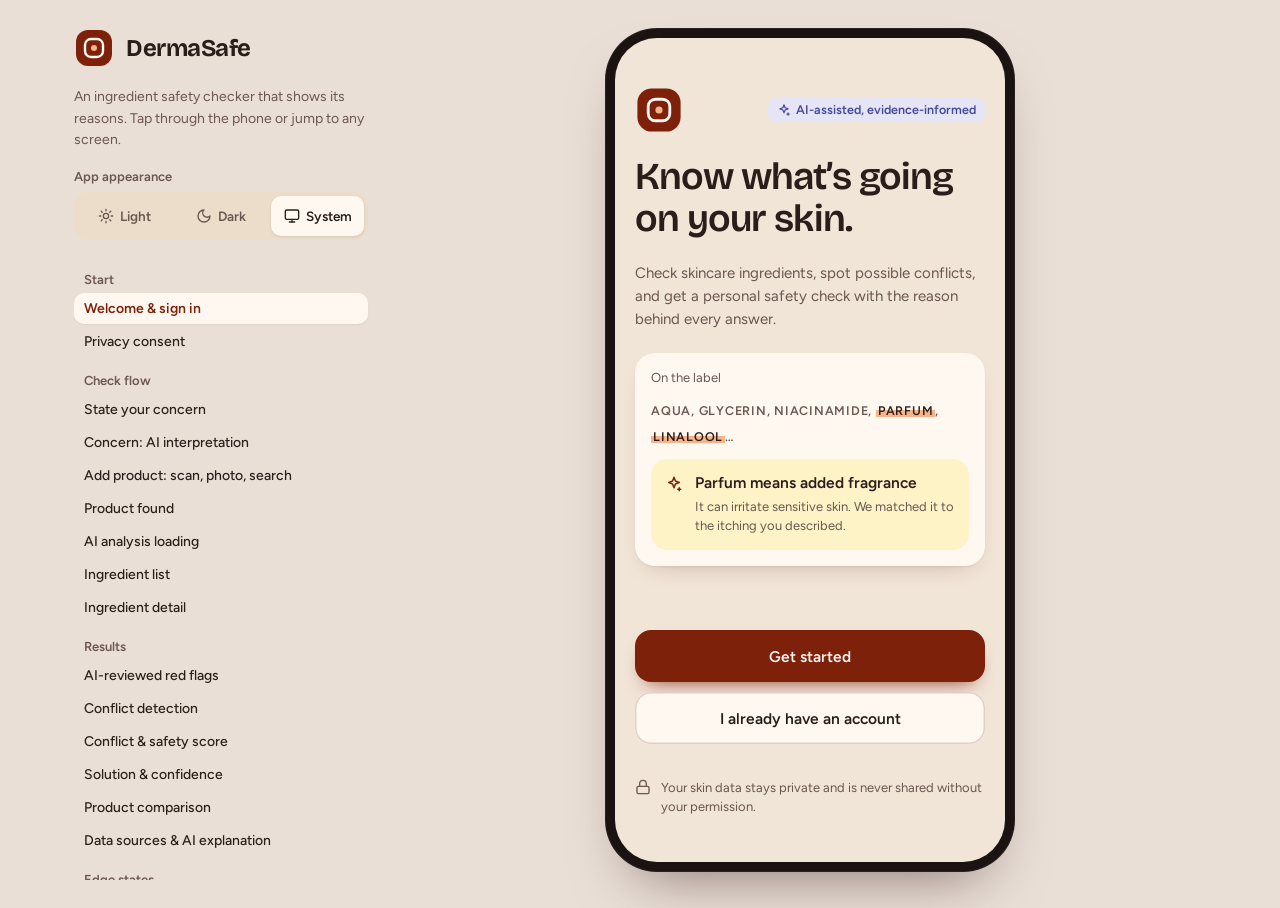
<file: proto/index.html>
<!doctype html>
<html lang="en">
<head>
<meta charset="utf-8">
<meta name="viewport" content="width=device-width, initial-scale=1, viewport-fit=cover">
<style>body{margin:0}[hidden]{display:none!important}</style>
<title>DermaSafe Skin Safety</title>
<meta name="claude:viewport-fit-sides" content="cover">
<link rel="preconnect" href="https://fonts.googleapis.com">
<link rel="stylesheet" href="https://fonts.googleapis.com/css2?family=Bricolage+Grotesque:opsz,wght@12..96,500;12..96,600;12..96,700&amp;family=Figtree:wght@400;500;600;700&amp;display=swap">
<link rel="stylesheet" href="app.css">

<div class="stage">
  <aside class="side" aria-label="Prototype navigation">
    <div class="brand"><svg width="40" height="40" viewBox="0 0 40 40" aria-hidden="true"><rect x="2" y="2" width="36" height="36" rx="12" fill="var(--pri)"></rect><rect x="11" y="11" width="18" height="18" rx="6" fill="none" stroke="var(--pri-ink)" stroke-width="2.4"></rect><circle cx="20" cy="20" r="3" fill="var(--hl)"></circle></svg><b>DermaSafe</b></div>
    <p>An ingredient safety checker that shows its reasons. Tap through the phone or jump to any screen.</p>
    <div class="ctl"><span>App appearance</span><div class="segc" id="modeCtl"></div></div>
    <nav class="idx" id="idx" aria-label="All screens"></nav>
    <p class="note">Products, brands, doctors, advisors, prices and ratings are illustrative examples for this prototype.</p>
  </aside>
  <div class="mobilebar"><label for="jump" style="position:absolute;width:1px;height:1px;overflow:hidden;clip:rect(0 0 0 0)">Jump to screen</label><select id="jump"></select></div>
  <div class="device-wrap"><div class="device"><div class="app" id="app"></div></div></div>
</div>

<script src="core.js"></script>
<script src="flow.js"></script>
<script src="profile.js"></script>
<script src="care.js"></script>
<script>boot();</script>

</html>
</file>
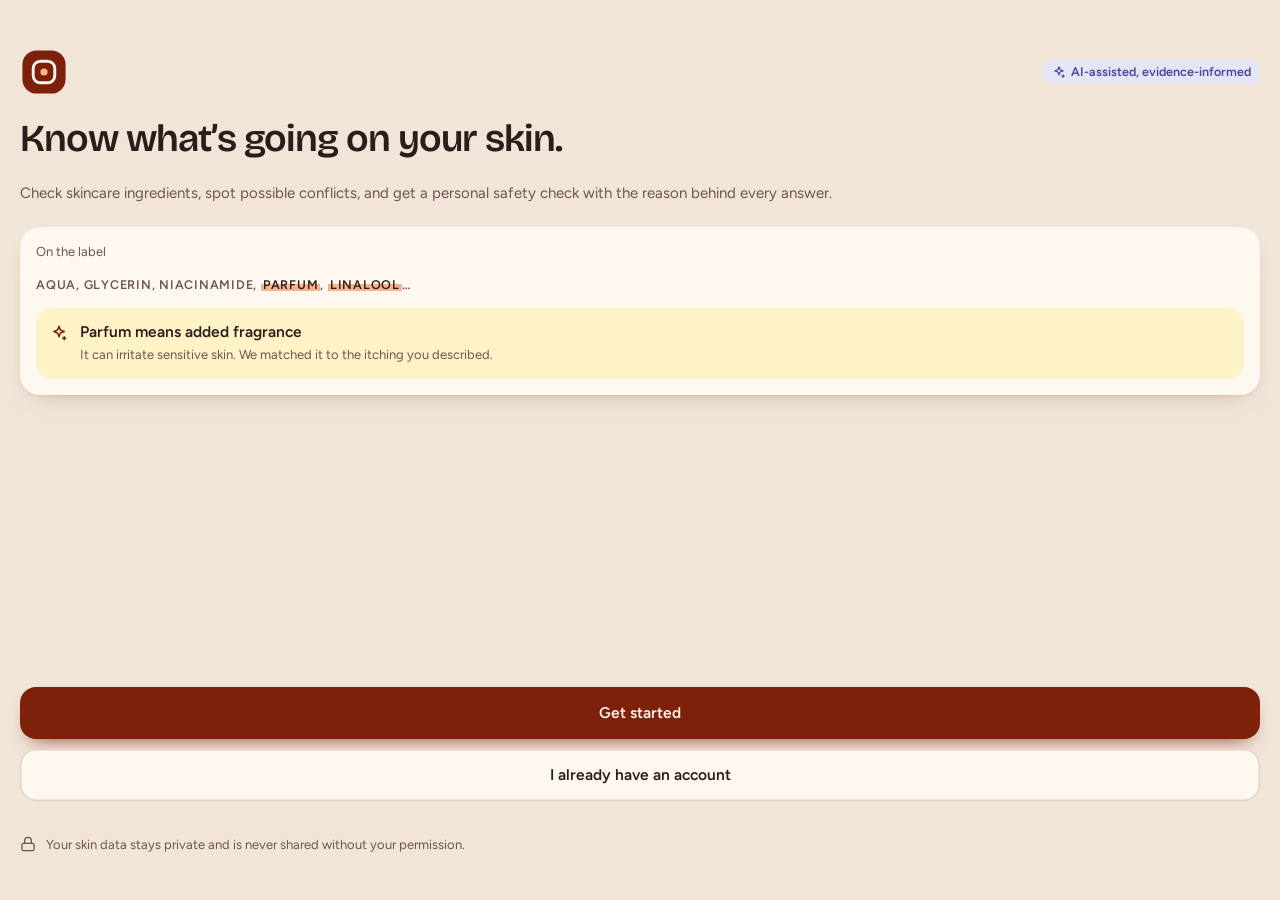
<file: proto/shot.html>
<!doctype html>
<html lang="en">
<head>
<meta charset="utf-8">
<meta name="viewport" content="width=393, initial-scale=1">
<title>DermaSafe screen</title>
<link rel="stylesheet" href="https://fonts.googleapis.com/css2?family=Bricolage+Grotesque:opsz,wght@12..96,500;12..96,600;12..96,700&amp;family=Figtree:wght@400;500;600;700&amp;display=swap">
<link rel="stylesheet" href="app.css">
<style>
html,body{margin:0;height:100%;overflow:hidden;background:var(--bg)}
[hidden]{display:none!important}
.app{border-radius:0!important;box-shadow:none!important;height:100%!important}
</style>
</head>
<body>
<div class="app" id="app"></div>
<script src="core.js"></script>
<script src="flow.js"></script>
<script src="profile.js"></script>
<script src="care.js"></script>
<script>boot();</script>
</body>
</html>
</file>
<file: proto/app.css>
/* Layout: presentation stage — screen index on the left, a working phone in the centre. Identity: the patch test (a skin swatch with a dot) and a highlighter over the ingredient label. */
:root{
  --f-d:"Bricolage Grotesque","Figtree",system-ui,sans-serif;
  --f-b:"Figtree",system-ui,-apple-system,"Segoe UI",sans-serif;
  --page:#EADFD7; --ink:#2B1D1A; --ink2:#6B5650; --line:#E0D0C6;
  --bg:#F1E5D8; --surf:#FFF8F1; --surf2:#ECDDCA; --pri:#7D210B; --pri-ink:#FFF6F2; --hl:#F5B489; --hl-soft:#FEF3C7;
  --ok:#2C6A4D; --ok-bg:#DFEFE5; --warn:#875500; --warn-bg:#FAE9C4; --crit:#9C2828; --crit-bg:#F7DEDA;
  --ai:#45489A; --ai-bg:#E5E5F5; --unk:#5C504B; --unk-bg:#ECE3DD;
  --shadow:0 1px 2px rgba(70,30,18,.06),0 10px 26px -16px rgba(70,30,18,.4);
  --bezel:#1B1311;
}
@media (prefers-color-scheme: dark){:root:not([data-theme="light"]){
  --page:#110C0B; --ink:#F4E9E2; --ink2:#B9A69E; --line:#3A2C27;
  --bg:#171110; --surf:#221917; --surf2:#2D221F; --pri:#EC8A6E; --pri-ink:#2A110B; --hl:#B65E38; --hl-soft:#47281D;
  --ok:#82C9A3; --ok-bg:#1B3226; --warn:#EBBD63; --warn-bg:#382A10; --crit:#F2948A; --crit-bg:#3E1C19;
  --ai:#ABADF2; --ai-bg:#262748; --unk:#CDBDB5; --unk-bg:#30262A;
  --shadow:0 1px 2px rgba(0,0,0,.3),0 12px 28px -16px rgba(0,0,0,.7); --bezel:#000; color-scheme:dark}}
:root[data-theme="dark"]{
  --page:#110C0B; --ink:#F4E9E2; --ink2:#B9A69E; --line:#3A2C27;
  --bg:#171110; --surf:#221917; --surf2:#2D221F; --pri:#EC8A6E; --pri-ink:#2A110B; --hl:#B65E38; --hl-soft:#47281D;
  --ok:#82C9A3; --ok-bg:#1B3226; --warn:#EBBD63; --warn-bg:#382A10; --crit:#F2948A; --crit-bg:#3E1C19;
  --ai:#ABADF2; --ai-bg:#262748; --unk:#CDBDB5; --unk-bg:#30262A;
  --shadow:0 1px 2px rgba(0,0,0,.3),0 12px 28px -16px rgba(0,0,0,.7); --bezel:#000; color-scheme:dark}
/* in-app Appearance setting overrides the page theme inside the phone */
.app[data-mode="light"]{--ink:#2B1D1A; --ink2:#6B5650; --line:#E0D0C6; --bg:#F1E5D8; --surf:#FFF8F1; --surf2:#ECDDCA; --pri:#7D210B; --pri-ink:#FFF6F2; --hl:#F5B489; --hl-soft:#FEF3C7; --ok:#2C6A4D; --ok-bg:#DFEFE5; --warn:#875500; --warn-bg:#FAE9C4; --crit:#9C2828; --crit-bg:#F7DEDA; --ai:#45489A; --ai-bg:#E5E5F5; --unk:#5C504B; --unk-bg:#ECE3DD; --shadow:0 1px 2px rgba(70,30,18,.06),0 10px 26px -16px rgba(70,30,18,.4); color-scheme:light}
.app[data-mode="dark"]{--ink:#F4E9E2; --ink2:#B9A69E; --line:#3A2C27; --bg:#171110; --surf:#221917; --surf2:#2D221F; --pri:#EC8A6E; --pri-ink:#2A110B; --hl:#B65E38; --hl-soft:#47281D; --ok:#82C9A3; --ok-bg:#1B3226; --warn:#EBBD63; --warn-bg:#382A10; --crit:#F2948A; --crit-bg:#3E1C19; --ai:#ABADF2; --ai-bg:#262748; --unk:#CDBDB5; --unk-bg:#30262A; --shadow:0 1px 2px rgba(0,0,0,.3),0 12px 28px -16px rgba(0,0,0,.7); color-scheme:dark}

html,body{height:100%}
body{background:var(--page);color:var(--ink);font-family:var(--f-b);font-size:15px;-webkit-font-smoothing:antialiased}
*{box-sizing:border-box}
button{font-family:inherit}
:focus-visible{outline:3px solid var(--ai);outline-offset:2px;border-radius:8px}
.i{flex:none;fill:none;stroke:currentColor;stroke-width:2;stroke-linecap:round;stroke-linejoin:round}

/* ---------- stage ---------- */
.stage{display:grid;grid-template-columns:minmax(250px,300px) minmax(0,1fr);gap:40px;max-width:1180px;margin:0 auto;padding-block:28px;padding-left:max(24px,env(safe-area-inset-left,0px));padding-right:max(24px,env(safe-area-inset-right,0px));align-items:start}
.side{position:sticky;top:24px;display:flex;flex-direction:column;gap:18px;max-height:calc(100vh - 48px);overflow:auto;padding-right:6px}
.brand{display:flex;gap:12px;align-items:center}
.brand b{font:700 24px/1 var(--f-d);letter-spacing:-.02em}
.side p{margin:0;color:var(--ink2);font-size:14px;line-height:1.55}
.ctl{display:flex;flex-direction:column;gap:8px}
.ctl>span{font:600 13px var(--f-b);color:var(--ink2)}
.idx{display:flex;flex-direction:column;gap:2px}
.idx h3{font:600 13px var(--f-b);color:var(--ink2);margin:14px 0 4px 10px}
.idx button{text-align:left;border:0;background:none;padding:7px 10px;border-radius:10px;font:500 14px var(--f-b);color:var(--ink);cursor:pointer;display:flex;justify-content:space-between;gap:8px}
.idx button:hover{background:var(--surf2)}
.idx button[aria-current="true"]{background:var(--surf);color:var(--pri);font-weight:600;box-shadow:var(--shadow)}
.note{font-size:12.5px;line-height:1.5;color:var(--ink2);border-top:1px solid var(--line);padding-top:12px}
.mobilebar{display:none}
.device-wrap{display:flex;justify-content:center}
.device{width:410px;height:min(864px,calc(100vh - 56px));min-height:640px;padding:10px;border-radius:52px;background:var(--bezel);box-shadow:0 30px 60px -30px rgba(40,15,10,.55),0 0 0 1px rgba(255,255,255,.06) inset}

/* ---------- app ---------- */
.app{position:relative;height:100%;border-radius:42px;overflow:hidden;background:var(--bg);color:var(--ink);display:flex;flex-direction:column;font-size:15px;isolation:isolate}
.scroll{flex:1;overflow-y:auto;overscroll-behavior:contain;scrollbar-width:none;position:relative}
.scroll::-webkit-scrollbar{display:none}
.app[data-text="large"] .scroll{zoom:1.12}
.hdr{position:sticky;top:0;z-index:5;display:flex;align-items:center;gap:10px;padding:16px 14px 10px;background:color-mix(in srgb,var(--bg) 90%,transparent);backdrop-filter:blur(12px);-webkit-backdrop-filter:blur(12px)}
.ib{width:44px;height:44px;border-radius:14px;border:0;background:var(--surf2);color:var(--ink);display:grid;place-items:center;cursor:pointer;flex:none}
.sp{width:44px;flex:none}
.hdr-mid{flex:1;min-width:0}
.hdr-t{font:600 17px/1.2 var(--f-d);display:block;text-align:center}
.steps{display:flex;flex-direction:column;gap:6px}
.seg{display:grid;grid-template-columns:repeat(7,1fr);gap:4px}
.seg i{height:5px;border-radius:3px;background:var(--line);display:block}
.seg i.on{background:var(--pri)}
.steps span{font-size:12.5px;color:var(--ink2)}
.steps span b{color:var(--ink);font-weight:600}
.pad{padding:6px 20px 32px;display:flex;flex-direction:column;gap:16px}
.t1{font:600 29px/1.1 var(--f-d);letter-spacing:-.025em;text-wrap:balance;margin:0}
.t2{font:600 19px/1.25 var(--f-d);letter-spacing:-.01em;margin:0;text-wrap:balance}
.t3{font:600 15.5px/1.35 var(--f-b);margin:0}
.lead{margin:0;color:var(--ink2);font-size:15px;line-height:1.55}
.p{margin:0;font-size:14.5px;line-height:1.55}
.muted{color:var(--ink2)}
.small{font-size:13px;line-height:1.45}
.num{font-variant-numeric:tabular-nums}
.card{background:var(--surf);border-radius:20px;padding:16px;box-shadow:var(--shadow);display:flex;flex-direction:column;gap:12px}
.well{background:var(--surf2);border-radius:16px;padding:14px;display:flex;flex-direction:column;gap:10px}
.edge-warn{box-shadow:inset 0 0 0 1.5px color-mix(in srgb,var(--warn) 55%,transparent),var(--shadow)}
.edge-ok{box-shadow:inset 0 0 0 1.5px color-mix(in srgb,var(--ok) 50%,transparent),var(--shadow)}
.row{display:flex;align-items:center;gap:10px}
.wrap{flex-wrap:wrap}
.between{justify-content:space-between}
.stack{display:flex;flex-direction:column;gap:10px}
.grid2{display:grid;grid-template-columns:repeat(2,minmax(0,1fr));gap:10px}
.grid3{display:grid;grid-template-columns:repeat(3,minmax(0,1fr));gap:8px}
.btn{display:flex;align-items:center;justify-content:center;gap:8px;width:100%;min-height:52px;border-radius:16px;border:0;font:600 15.5px/1 var(--f-b);cursor:pointer;padding:0 18px;text-decoration:none;transition:transform .12s ease,filter .15s ease}
.btn:active{transform:scale(.985)}
.b-p{background:var(--pri);color:var(--pri-ink);box-shadow:0 10px 20px -12px var(--pri)}
.b-p:hover{filter:brightness(1.08)}
.b-s{background:var(--surf);color:var(--ink);box-shadow:inset 0 0 0 1.5px var(--line)}
.b-t{background:transparent;color:var(--pri);min-height:44px}
.b-d{background:var(--crit-bg);color:var(--crit)}
.b-sm{min-height:44px;font-size:14px;border-radius:13px;width:auto;padding:0 16px}
.chip{display:inline-flex;align-items:center;gap:5px;padding:3px 9px;border-radius:8px;font:600 12.5px/1.4 var(--f-b);white-space:nowrap}
.c-ok{background:var(--ok-bg);color:var(--ok)} .c-warn{background:var(--warn-bg);color:var(--warn)} .c-crit{background:var(--crit-bg);color:var(--crit)} .c-unk{background:var(--unk-bg);color:var(--unk)} .c-ai{background:var(--ai-bg);color:var(--ai)} .c-pri{background:var(--hl-soft);color:var(--pri)}
.src{display:inline-flex;align-items:center;gap:5px;padding:3px 9px;border-radius:999px;font:500 12px/1.4 var(--f-b);border:1px solid var(--line);color:var(--ink2);background:var(--surf);white-space:nowrap}
.src-v svg{color:var(--ok)} .src-ai svg{color:var(--ai)} .src-d svg,.src-c svg,.src-l svg{color:var(--pri)} .src-x{border-style:dashed}
.list{display:flex;flex-direction:column}
.li{display:flex;align-items:center;gap:12px;width:100%;min-height:58px;padding:10px 0;border:0;background:none;text-align:left;color:inherit;font:inherit;cursor:pointer;border-top:1px solid var(--line)}
.list>.li:first-child{border-top:0}
.li-ic{width:40px;height:40px;border-radius:12px;background:var(--surf2);display:grid;place-items:center;color:var(--pri);flex:none}
.li-m{flex:1;display:flex;flex-direction:column;gap:2px;min-width:0}
.li-t{font-weight:600;font-size:14.5px;line-height:1.3}
.li-s{font-size:13px;color:var(--ink2);line-height:1.4}
.li>.i:last-child{color:var(--ink2)}
.sw{width:50px;height:30px;border-radius:15px;border:0;background:var(--line);padding:3px;cursor:pointer;flex:none;display:flex;transition:background .2s}
.sw i{width:24px;height:24px;border-radius:50%;background:#fff;box-shadow:0 1px 3px rgba(0,0,0,.25);transition:transform .2s;display:block}
.sw[aria-checked="true"]{background:var(--ok)}
.sw[aria-checked="true"] i{transform:translateX(20px)}
.segc{display:grid;grid-auto-flow:column;grid-auto-columns:1fr;background:var(--surf2);border-radius:14px;padding:4px;gap:4px}
.segc button{min-height:40px;border:0;border-radius:10px;background:none;font:600 13.5px var(--f-b);color:var(--ink2);cursor:pointer;display:flex;align-items:center;justify-content:center;gap:6px}
.segc button[aria-pressed="true"]{background:var(--surf);color:var(--ink);box-shadow:0 1px 3px rgba(0,0,0,.1)}
.pick{min-height:44px;padding:0 15px;border-radius:12px;border:1.5px solid var(--line);background:var(--surf);font:500 14px var(--f-b);color:var(--ink);cursor:pointer;display:inline-flex;align-items:center;gap:6px}
.pick[aria-pressed="true"]{background:var(--pri);border-color:var(--pri);color:var(--pri-ink)}
.opt{display:flex;gap:12px;align-items:flex-start;width:100%;padding:14px;border-radius:16px;border:1.5px solid var(--line);background:var(--surf);cursor:pointer;text-align:left;color:inherit;font:inherit}
.opt[aria-pressed="true"]{border-color:var(--pri);box-shadow:0 0 0 3px var(--hl-soft)}
.radio{width:22px;height:22px;border-radius:50%;border:2px solid var(--line);flex:none;display:grid;place-items:center;margin-top:1px}
.opt[aria-pressed="true"] .radio{border-color:var(--pri)}
.opt[aria-pressed="true"] .radio::after{content:"";width:11px;height:11px;border-radius:50%;background:var(--pri)}
.acc{border-top:1px solid var(--line)}
.acc:first-child{border-top:0}
.acc-h{width:100%;min-height:54px;display:flex;justify-content:space-between;align-items:center;background:none;border:0;font:600 15px var(--f-b);color:var(--ink);cursor:pointer;text-align:left;gap:8px;padding:0}
.acc-h[aria-expanded="true"] .i{transform:rotate(180deg)}
.acc-b{padding:0 0 16px;display:flex;flex-direction:column;gap:8px;font-size:14px;line-height:1.55}
.field{display:flex;flex-direction:column;gap:6px}
.field label{font:600 13px var(--f-b);color:var(--ink2)}
.input{width:100%;min-height:50px;border:1.5px solid var(--line);border-radius:14px;padding:12px 14px;font:400 15px/1.45 var(--f-b);color:var(--ink);background:var(--surf);resize:none}
.input:focus{border-color:var(--pri);outline:none;box-shadow:0 0 0 3px var(--hl-soft)}
.label-strip{font:600 12px/2.05 var(--f-b);letter-spacing:.06em;text-transform:uppercase;color:var(--ink2);margin:0}
mark{background:linear-gradient(transparent 46%,var(--hl) 46%,var(--hl) 92%,transparent 92%);color:var(--ink);padding:0 2px}
.avatar{width:48px;height:48px;border-radius:16px;display:grid;place-items:center;font:600 16px var(--f-d);color:#fff;flex:none}
.dot{width:8px;height:8px;border-radius:50%;background:var(--ok);display:inline-block}
.kv{display:flex;justify-content:space-between;align-items:center;gap:12px;padding:11px 0;border-top:1px solid var(--line);font-size:14px}
.kv:first-child{border-top:0;padding-top:0}
.bar{height:6px;border-radius:3px;background:var(--surf2);overflow:hidden}
.bar i{display:block;height:100%;border-radius:3px;background:var(--pri)}
.empty-img{border-radius:16px;background:linear-gradient(140deg,var(--hl-soft),var(--surf2));display:grid;place-items:center;color:var(--pri)}
.tbl{width:100%;border-collapse:collapse;font-size:13.5px}
.tbl th,.tbl td{text-align:left;vertical-align:top;padding:10px 8px;border-top:1px solid var(--line);line-height:1.4}
.tbl thead th{border-top:0;font-weight:600;color:var(--ink2);font-size:12.5px}
.tbl th[scope="row"]{font-weight:600;color:var(--ink2);width:32%}
.code{font:500 13px/1.7 var(--f-b);background:var(--surf2);border-radius:12px;padding:12px 14px;margin:0;white-space:pre-wrap}
.code b{color:var(--pri)}

/* patch mark + score swatch */
.patch{position:relative;width:220px;height:220px;align-self:center}
.patch svg{position:absolute;inset:0}
.patch .ring{transition:stroke-dashoffset 1.1s cubic-bezier(.2,.8,.2,1)}
.patch-in{position:absolute;inset:26px;border-radius:44px;background:var(--surf);display:flex;flex-direction:column;align-items:center;justify-content:center;gap:2px;box-shadow:inset 0 0 0 1px var(--line)}
.patch-in b{font:700 60px/1 var(--f-d);letter-spacing:-.04em}
/* scanner */
.vf{position:relative;height:260px;border-radius:24px;background:radial-gradient(circle at 50% 40%,#4A352D,#140D0B 75%);overflow:hidden;display:grid;place-items:center;color:#fff}
.vf .frame{position:relative;width:230px;height:150px}
.vf .c{position:absolute;width:30px;height:30px;border:4px solid var(--hl)}
.laser{position:absolute;left:8px;right:8px;height:2px;background:var(--hl);box-shadow:0 0 12px var(--hl);animation:sweep 1.6s ease-in-out infinite alternate}
@keyframes sweep{from{top:12%}to{top:86%}}
.bars{position:absolute;inset:30px 40px;display:flex;gap:3px;opacity:.8}
.bars i{background:#fff;display:block}
/* loader */
.loader{width:120px;height:120px;align-self:center;position:relative}
.loader i{position:absolute;inset:0;border-radius:36px;border:3px solid var(--hl);opacity:.7;animation:breathe 2.4s ease-in-out infinite}
.loader i:nth-child(2){inset:18px;border-radius:26px;animation-delay:.3s;border-color:var(--pri)}
.loader b{position:absolute;inset:50px;border-radius:50%;background:var(--pri)}
@keyframes breathe{50%{transform:scale(.92);opacity:.35}}
.spin{width:20px;height:20px;border-radius:50%;border:3px solid var(--line);border-top-color:var(--pri);animation:spin .8s linear infinite}
@keyframes spin{to{transform:rotate(360deg)}}
/* tab bar */
.tabbar{display:grid;grid-template-columns:repeat(5,1fr);align-items:end;padding:8px 6px 16px;background:var(--surf);border-top:1px solid var(--line);position:relative;z-index:6}
.tabbar button{display:flex;flex-direction:column;align-items:center;gap:4px;min-height:52px;justify-content:flex-end;border:0;background:none;color:var(--ink2);font:600 12px var(--f-b);cursor:pointer;padding:0}
.tabbar button[aria-current="page"]{color:var(--pri)}
.tabbar .box{width:56px;height:56px;border-radius:18px;background:var(--pri);color:var(--pri-ink);display:grid;place-items:center;margin-top:-30px;box-shadow:0 12px 22px -12px var(--pri);border:4px solid var(--bg)}
/* sheet + toast */
.scrim{position:absolute;inset:0;background:rgba(20,8,5,.48);z-index:20;animation:fade .2s ease}
.sheet{position:absolute;left:0;right:0;bottom:0;z-index:21;background:var(--bg);border-radius:28px 28px 0 0;padding:10px 20px 26px;max-height:86%;overflow:auto;display:flex;flex-direction:column;gap:14px;animation:up .28s cubic-bezier(.2,.8,.2,1)}
.grab{width:40px;height:5px;border-radius:3px;background:var(--line);align-self:center;flex:none}
@keyframes fade{from{opacity:0}}
@keyframes up{from{transform:translateY(40px);opacity:0}}
.toast{position:absolute;left:16px;right:16px;bottom:96px;z-index:30;background:var(--ink);color:var(--bg);padding:13px 16px;border-radius:14px;font-weight:600;font-size:14px;opacity:0;transform:translateY(8px);transition:.25s;pointer-events:none;display:flex;gap:8px;align-items:center}
.toast.show{opacity:1;transform:none}
/* clinic (always dark, professional) */
.clinic{--bg:#0F1418;--surf:#182027;--surf2:#202A33;--ink:#E7EEF3;--ink2:#9BABB8;--line:#2A3640;--pri:#7FB7E0;--pri-ink:#0B1A26;--ok:#7DCBA0;--ok-bg:#16302A;--warn:#E6BE6A;--warn-bg:#352B14;--ai:#B3B6F5;--ai-bg:#262A4A;--unk:#B9C4CC;--unk-bg:#26313A;--hl-soft:#1E3346;background:var(--bg);color:var(--ink);min-height:100%;color-scheme:dark}
.app[data-rm="on"] *,.app[data-rm="on"] *::before{animation:none!important;transition:none!important}
@media (prefers-reduced-motion: reduce){*,*::before{animation:none!important;transition:none!important}}

@media (max-width: 860px){
  .stage{grid-template-columns:1fr;gap:12px;padding-block:12px;padding-left:max(12px,env(safe-area-inset-left,0px));padding-right:max(12px,env(safe-area-inset-right,0px))}
  .side{display:none}
  .mobilebar{display:flex;gap:10px;align-items:center}
  .mobilebar select{flex:1;min-width:0;min-height:44px;border-radius:12px;border:1.5px solid var(--line);background:var(--surf);color:var(--ink);font:500 14px var(--f-b);padding:0 10px}
  .device{width:100%;max-width:440px;height:calc(100dvh - 92px);min-height:560px;padding:0;border-radius:30px;background:none;box-shadow:none}
  .app{border-radius:30px;box-shadow:var(--shadow)}
}
</file>
